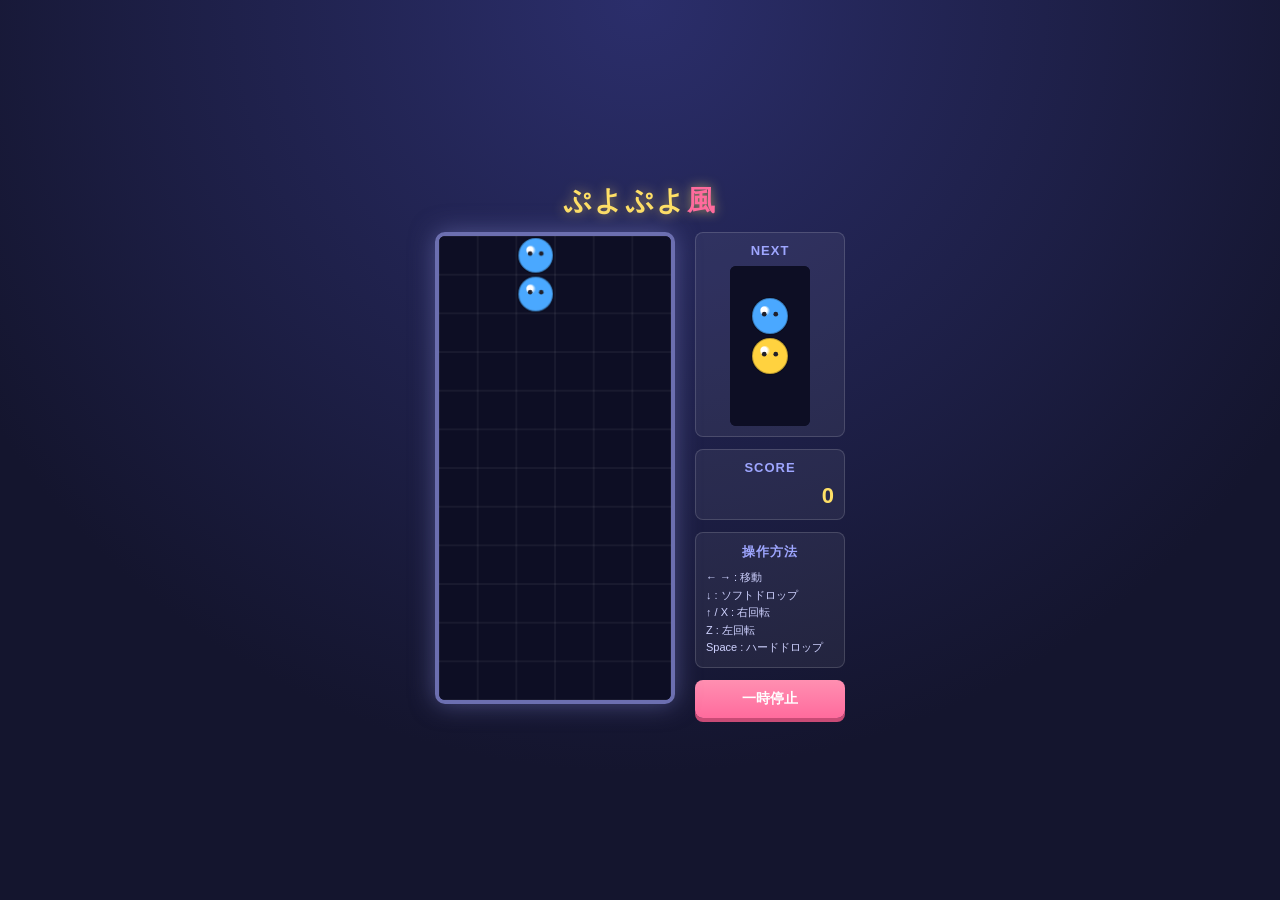
<file: docs/index.html>
<!DOCTYPE html>
<html lang="ja">
<head>
<meta charset="UTF-8" />
<meta name="viewport" content="width=device-width, initial-scale=1.0" />
<title>ぷよぷよ風パズルゲーム</title>
<style>
* {
  box-sizing: border-box;
}

html, body {
  margin: 0;
  min-height: 100vh;
  overscroll-behavior: none;
}

body {
  display: flex;
  align-items: center;
  justify-content: center;
  background: radial-gradient(circle at top, #2b2e6b 0%, #14152e 70%);
  font-family: "Segoe UI", "Hiragino Kaku Gothic ProN", "Yu Gothic", sans-serif;
  color: #fff;
  -webkit-tap-highlight-color: transparent;
  touch-action: manipulation;
}

.app {
  text-align: center;
  padding: 16px;
  width: 100%;
  max-width: 480px;
}

h1 {
  margin: 0 0 12px;
  font-size: 28px;
  letter-spacing: 2px;
  color: #ffe066;
  text-shadow: 0 0 12px rgba(255, 224, 102, 0.6);
}

h1 span {
  color: #ff6b9d;
}

.game-area {
  display: flex;
  gap: 20px;
  align-items: flex-start;
  justify-content: center;
}

.board-wrap {
  position: relative;
  border: 4px solid #6c6fb0;
  border-radius: 10px;
  background: #0d0e24;
  box-shadow: 0 0 24px rgba(108, 111, 176, 0.6), inset 0 0 12px rgba(0,0,0,0.6);
  flex: 0 0 auto;
  width: min(70vw, 240px);
}

#board {
  display: block;
  border-radius: 6px;
  width: 100%;
  height: auto;
}

.side-panel {
  display: flex;
  flex-direction: column;
  gap: 12px;
  width: 150px;
}

.panel-box {
  background: rgba(255, 255, 255, 0.06);
  border: 1px solid rgba(255, 255, 255, 0.15);
  border-radius: 8px;
  padding: 10px;
}

.panel-box h2 {
  margin: 0 0 8px;
  font-size: 13px;
  letter-spacing: 1px;
  color: #9ea6ff;
}

#next {
  display: block;
  margin: 0 auto;
  background: #0d0e24;
  border-radius: 6px;
}

#score {
  margin: 0;
  font-size: 22px;
  font-weight: bold;
  color: #ffe066;
  text-align: right;
}

.controls {
  margin: 0;
  padding-left: 0;
  list-style: none;
  font-size: 11px;
  line-height: 1.6;
  text-align: left;
  color: #cfd2ff;
}

.pause-btn, #restart-btn {
  cursor: pointer;
  border: none;
  border-radius: 8px;
  padding: 10px;
  font-size: 14px;
  font-weight: bold;
  background: linear-gradient(180deg, #ff8fb1, #ff6b9d);
  color: #fff;
  box-shadow: 0 4px 0 #c94b76;
  transition: transform 0.05s ease;
}

.pause-btn:active, #restart-btn:active {
  transform: translateY(3px);
  box-shadow: 0 1px 0 #c94b76;
}

.overlay {
  position: absolute;
  inset: 0;
  background: rgba(10, 10, 30, 0.82);
  display: flex;
  align-items: center;
  justify-content: center;
  border-radius: 6px;
}

.overlay.hidden {
  display: none;
}

.overlay-inner {
  text-align: center;
}

#overlay-title {
  font-size: 24px;
  color: #ff6b6b;
  text-shadow: 0 0 10px rgba(255,107,107,0.8);
  margin-bottom: 16px;
}

.chain-popup {
  position: absolute;
  top: 40%;
  left: 50%;
  transform: translate(-50%, -50%) scale(1);
  font-size: 26px;
  font-weight: bold;
  color: #fff34d;
  text-shadow: 0 0 10px rgba(255, 243, 77, 0.9), 0 0 4px #000;
  pointer-events: none;
  animation: popIn 0.6s ease forwards;
}

.chain-popup.hidden {
  display: none;
}

@keyframes popIn {
  0% { opacity: 0; transform: translate(-50%, -40%) scale(0.5); }
  30% { opacity: 1; transform: translate(-50%, -50%) scale(1.15); }
  70% { opacity: 1; transform: translate(-50%, -50%) scale(1); }
  100% { opacity: 0; transform: translate(-50%, -60%) scale(1); }
}

/* ---------- Touch controls ---------- */

.touch-controls {
  display: none;
  margin-top: 16px;
  user-select: none;
}

.touch-row {
  display: flex;
  justify-content: center;
  gap: 8px;
  margin-bottom: 8px;
}

.touch-btn {
  cursor: pointer;
  border: none;
  border-radius: 12px;
  width: 56px;
  height: 56px;
  font-size: 22px;
  font-weight: bold;
  background: linear-gradient(180deg, #6c6fb0, #4d4f8a);
  color: #fff;
  box-shadow: 0 4px 0 #33345e;
  touch-action: manipulation;
  flex-shrink: 0;
}

.touch-btn:active {
  transform: translateY(3px);
  box-shadow: 0 1px 0 #33345e;
}

.touch-btn.wide {
  width: auto;
  flex: 1;
  max-width: 320px;
  font-size: 15px;
  background: linear-gradient(180deg, #ff8fb1, #ff6b9d);
  box-shadow: 0 4px 0 #c94b76;
}

.touch-btn.wide:active {
  box-shadow: 0 1px 0 #c94b76;
}

/* Narrow / touch screens: stack layout, hide keyboard hint, show touch pad */
@media (max-width: 640px), (hover: none) and (pointer: coarse) {
  body {
    align-items: flex-start;
    overflow-y: auto;
  }

  .app {
    padding: 8px;
    padding-bottom: 12px;
  }

  h1 {
    font-size: 18px;
    margin-bottom: 6px;
  }

  .game-area {
    flex-direction: column;
    align-items: center;
    gap: 8px;
  }

  /* Show NEXT/SCORE/pause above the board so they're never hidden
     behind the fixed touch pad; the board is sized by JS to fill
     whatever vertical space remains above the pad. */
  .side-panel {
    order: 1;
    flex-direction: row;
    flex-wrap: wrap;
    width: 100%;
    justify-content: center;
    gap: 8px;
  }

  .board-wrap {
    order: 2;
    width: min(58vw, 230px);
  }

  .side-panel .panel-box {
    flex: 1 1 100px;
    padding: 6px 8px;
  }

  .panel-box h2 {
    font-size: 11px;
    margin-bottom: 4px;
  }

  #next {
    width: 50px;
    height: 100px;
  }

  #score {
    font-size: 18px;
  }

  .controls-box {
    display: none;
  }

  .pause-btn {
    flex: 1 1 100%;
  }

  .touch-controls {
    display: block;
    position: fixed;
    left: 0;
    right: 0;
    bottom: 0;
    margin-top: 0;
    padding: 10px 8px calc(10px + env(safe-area-inset-bottom));
    background: rgba(13, 14, 36, 0.92);
    backdrop-filter: blur(6px);
    box-shadow: 0 -4px 16px rgba(0, 0, 0, 0.4);
    z-index: 50;
  }

  .touch-btn {
    width: 48px;
    height: 48px;
    font-size: 18px;
  }
}

@media (max-width: 360px) {
  .touch-btn {
    width: 42px;
    height: 42px;
    font-size: 16px;
  }
}
</style>
</head>
<body>
  <div class="app">
    <h1>ぷよぷよ<span>風</span></h1>

    <div class="game-area">
      <div class="board-wrap">
        <canvas id="board" width="240" height="480"></canvas>
        <div id="overlay" class="overlay hidden">
          <div class="overlay-inner">
            <p id="overlay-title">GAME OVER</p>
            <button id="restart-btn">もう一度あそぶ</button>
          </div>
        </div>
        <div id="chain-popup" class="chain-popup hidden"></div>
      </div>

      <div class="side-panel">
        <div class="panel-box">
          <h2>NEXT</h2>
          <canvas id="next" width="80" height="160"></canvas>
        </div>
        <div class="panel-box">
          <h2>SCORE</h2>
          <p id="score">0</p>
        </div>
        <div class="panel-box controls-box">
          <h2>操作方法</h2>
          <ul class="controls">
            <li>← → : 移動</li>
            <li>↓ : ソフトドロップ</li>
            <li>↑ / X : 右回転</li>
            <li>Z : 左回転</li>
            <li>Space : ハードドロップ</li>
          </ul>
        </div>
        <button id="pause-btn" class="pause-btn">一時停止</button>
      </div>
    </div>

    <div class="touch-controls">
      <div class="touch-row">
        <button class="touch-btn" id="btn-rotate-left" aria-label="左回転">↺</button>
        <button class="touch-btn" id="btn-left" aria-label="左に移動">←</button>
        <button class="touch-btn" id="btn-down" aria-label="ソフトドロップ">↓</button>
        <button class="touch-btn" id="btn-right" aria-label="右に移動">→</button>
        <button class="touch-btn" id="btn-rotate-right" aria-label="右回転">↻</button>
      </div>
      <div class="touch-row">
        <button class="touch-btn wide" id="btn-drop">ハードドロップ</button>
      </div>
    </div>
  </div>

  <script>
  (() => {
    const COLS = 6;
    const ROWS = 12; // visible rows
    const HIDDEN_ROWS = 1; // buffer rows above visible field for spawning
    const TOTAL_ROWS = ROWS + HIDDEN_ROWS;
    const CELL = 40;

    const COLORS = ["#ff5b6a", "#4fd67a", "#4aa8ff", "#ffd23f"]; // red, green, blue, yellow

    const boardCanvas = document.getElementById("board");
    const ctx = boardCanvas.getContext("2d");
    const nextCanvas = document.getElementById("next");
    const nextCtx = nextCanvas.getContext("2d");
    const scoreEl = document.getElementById("score");
    const overlayEl = document.getElementById("overlay");
    const overlayTitleEl = document.getElementById("overlay-title");
    const restartBtn = document.getElementById("restart-btn");
    const pauseBtn = document.getElementById("pause-btn");
    const chainPopupEl = document.getElementById("chain-popup");

    // board[row][col] = color index or null. row 0 is hidden buffer row.
    let board = [];
    let score = 0;
    let current = null; // {axis:{r,c}, child:{r,c}, colorA, colorB, orientation}
    let nextPair = null;
    let dropTimer = 0;
    let dropInterval = 700;
    let softDrop = false;
    let gameOver = false;
    let paused = false;
    let resolving = false;
    let lastTime = 0;

    function makeEmptyBoard() {
      const b = [];
      for (let r = 0; r < TOTAL_ROWS; r++) {
        b.push(new Array(COLS).fill(null));
      }
      return b;
    }

    function randColor() {
      return Math.floor(Math.random() * COLORS.length);
    }

    function makePair() {
      return {
        colorA: randColor(), // axis
        colorB: randColor(), // child
      };
    }

    function spawnPair() {
      const p = nextPair || makePair();
      nextPair = makePair();
      drawNext();

      current = {
        axisR: HIDDEN_ROWS, // row index 1 (first visible row)
        axisC: 2,
        orientation: 0, // 0=child above, 1=child right, 2=child below, 3=child left
        colorA: p.colorA,
        colorB: p.colorB,
      };

      const childPos = getChildPos(current);
      if (
        isOccupied(current.axisR, current.axisC) ||
        isOccupied(childPos.r, childPos.c)
      ) {
        triggerGameOver();
      }
    }

    function getChildPos(pair) {
      const dirs = [
        { dr: -1, dc: 0 }, // up
        { dr: 0, dc: 1 },  // right
        { dr: 1, dc: 0 },  // down
        { dr: 0, dc: -1 }, // left
      ];
      const d = dirs[pair.orientation];
      return { r: pair.axisR + d.dr, c: pair.axisC + d.dc };
    }

    function inBounds(r, c) {
      return r >= 0 && r < TOTAL_ROWS && c >= 0 && c < COLS;
    }

    function isOccupied(r, c) {
      if (!inBounds(r, c)) return true;
      return board[r][c] !== null;
    }

    function canPlace(axisR, axisC, orientation) {
      const dirs = [
        { dr: -1, dc: 0 },
        { dr: 0, dc: 1 },
        { dr: 1, dc: 0 },
        { dr: 0, dc: -1 },
      ];
      const d = dirs[orientation];
      const cr = axisR + d.dr;
      const cc = axisC + d.dc;
      if (isOccupied(axisR, axisC)) return false;
      if (isOccupied(cr, cc)) return false;
      return true;
    }

    function tryMove(dc) {
      if (!current || resolving || gameOver || paused) return;
      const newC = current.axisC + dc;
      if (canPlace(current.axisR, newC, current.orientation)) {
        current.axisC = newC;
      }
    }

    function tryRotate(dir) {
      if (!current || resolving || gameOver || paused) return;
      const newOrientation = (current.orientation + dir + 4) % 4;

      // try direct rotation
      if (canPlace(current.axisR, current.axisC, newOrientation)) {
        current.orientation = newOrientation;
        return;
      }
      // wall kicks: try shifting axis left/right/up
      const kicks = [1, -1, -2, 2];
      for (const k of kicks) {
        if (canPlace(current.axisR, current.axisC + k, newOrientation)) {
          current.axisC += k;
          current.orientation = newOrientation;
          return;
        }
      }
      // try shifting up (for down-facing rotations near floor)
      if (canPlace(current.axisR - 1, current.axisC, newOrientation)) {
        current.axisR -= 1;
        current.orientation = newOrientation;
      }
    }

    function tryDrop(hard) {
      if (!current || resolving || gameOver || paused) return;
      if (hard) {
        while (canPlace(current.axisR + 1, current.axisC, current.orientation)) {
          current.axisR += 1;
          score += 2;
        }
        lockPair();
      } else {
        if (canPlace(current.axisR + 1, current.axisC, current.orientation)) {
          current.axisR += 1;
          dropTimer = 0;
        } else {
          lockPair();
        }
      }
    }

    function lockPair() {
      const childPos = getChildPos(current);
      board[current.axisR][current.axisC] = current.colorA;
      board[childPos.r][childPos.c] = current.colorB;
      current = null;
      resolving = true;
      resolveChains();
    }

    function applyGravity() {
      let moved = false;
      for (let c = 0; c < COLS; c++) {
        const stack = [];
        for (let r = TOTAL_ROWS - 1; r >= 0; r--) {
          if (board[r][c] !== null) stack.push(board[r][c]);
        }
        for (let r = TOTAL_ROWS - 1; r >= 0; r--) {
          const val = stack.length > 0 ? stack.shift() : null;
          if (board[r][c] !== val) moved = true;
          board[r][c] = val;
        }
      }
      return moved;
    }

    function findGroups() {
      const visited = Array.from({ length: TOTAL_ROWS }, () => new Array(COLS).fill(false));
      const groups = [];
      for (let r = HIDDEN_ROWS; r < TOTAL_ROWS; r++) {
        for (let c = 0; c < COLS; c++) {
          if (board[r][c] === null || visited[r][c]) continue;
          const color = board[r][c];
          const stack = [{ r, c }];
          const group = [];
          visited[r][c] = true;
          while (stack.length) {
            const cur = stack.pop();
            group.push(cur);
            const neighbors = [
              { r: cur.r - 1, c: cur.c },
              { r: cur.r + 1, c: cur.c },
              { r: cur.r, c: cur.c - 1 },
              { r: cur.r, c: cur.c + 1 },
            ];
            for (const n of neighbors) {
              if (
                n.r >= HIDDEN_ROWS &&
                n.r < TOTAL_ROWS &&
                n.c >= 0 &&
                n.c < COLS &&
                !visited[n.r][n.c] &&
                board[n.r][n.c] === color
              ) {
                visited[n.r][n.c] = true;
                stack.push(n);
              }
            }
          }
          if (group.length >= 4) groups.push({ color, cells: group });
        }
      }
      return groups;
    }

    const CHAIN_BONUS = [0, 8, 16, 32, 64, 96, 128, 160, 192, 224, 256, 288, 320, 352, 384, 416, 448, 480];
    const GROUP_BONUS = [0, 0, 0, 0, 0, 2, 3, 4, 5, 6, 7, 10, 10, 10, 10, 10, 10];
    const COLOR_BONUS = [0, 0, 3, 6, 12, 24];

    let chainCount = 0;

    function resolveChains() {
      chainCount = 0;
      step();
    }

    function step() {
      applyGravity();
      const groups = findGroups();
      if (groups.length === 0) {
        resolving = false;
        chainCount = 0;
        checkGameOverAndSpawn();
        return;
      }

      chainCount++;
      let totalCleared = 0;
      const colorsUsed = new Set();
      let groupBonusSum = 0;

      for (const g of groups) {
        totalCleared += g.cells.length;
        colorsUsed.add(g.color);
        const gbIndex = Math.min(g.cells.length, GROUP_BONUS.length - 1);
        groupBonusSum += GROUP_BONUS[gbIndex];
        for (const cell of g.cells) {
          board[cell.r][cell.c] = null;
        }
      }

      const chainBonus = CHAIN_BONUS[Math.min(chainCount - 1, CHAIN_BONUS.length - 1)];
      const colorBonus = COLOR_BONUS[Math.min(colorsUsed.size, COLOR_BONUS.length - 1)];
      let multiplier = chainBonus + colorBonus + groupBonusSum;
      if (multiplier <= 0) multiplier = 1;
      const gained = totalCleared * 10 * multiplier;
      score += gained;
      updateScore();

      if (chainCount > 1) {
        showChainPopup(chainCount);
      }

      // slight delay to let player see the pop before next gravity step
      setTimeout(() => {
        step();
      }, 260);
    }

    function showChainPopup(n) {
      chainPopupEl.textContent = `${n} れんさ!`;
      chainPopupEl.classList.remove("hidden");
      // restart animation
      chainPopupEl.style.animation = "none";
      void chainPopupEl.offsetWidth;
      chainPopupEl.style.animation = "";
      setTimeout(() => {
        chainPopupEl.classList.add("hidden");
      }, 600);
    }

    function checkGameOverAndSpawn() {
      // if any puyo occupies hidden rows, game over
      for (let c = 0; c < COLS; c++) {
        for (let r = 0; r < HIDDEN_ROWS; r++) {
          if (board[r][c] !== null) {
            triggerGameOver();
            return;
          }
        }
      }
      spawnPair();
    }

    function triggerGameOver() {
      gameOver = true;
      overlayTitleEl.textContent = "GAME OVER";
      overlayEl.classList.remove("hidden");
    }

    function updateScore() {
      scoreEl.textContent = score.toString();
    }

    function resetGame() {
      board = makeEmptyBoard();
      score = 0;
      updateScore();
      gameOver = false;
      resolving = false;
      paused = false;
      pauseBtn.textContent = "一時停止";
      dropInterval = 700;
      overlayEl.classList.add("hidden");
      nextPair = makePair();
      spawnPair();
    }

    // ---------- Drawing ----------

    function drawPuyo(context, x, y, size, colorIdx) {
      const r = size / 2 - 2;
      const cx = x + size / 2;
      const cy = y + size / 2;
      const grad = context.createRadialGradient(cx - r / 3, cy - r / 3, r / 6, cx, cy, r);
      grad.addColorStop(0, "#ffffff");
      grad.addColorStop(0.15, COLORS[colorIdx]);
      grad.addColorStop(1, COLORS[colorIdx]);
      context.beginPath();
      context.arc(cx, cy, r, 0, Math.PI * 2);
      context.fillStyle = grad;
      context.fill();
      context.lineWidth = 2;
      context.strokeStyle = "rgba(0,0,0,0.25)";
      context.stroke();

      // eyes
      context.fillStyle = "#20202a";
      context.beginPath();
      context.arc(cx - r * 0.32, cy - r * 0.1, r * 0.13, 0, Math.PI * 2);
      context.fill();
      context.beginPath();
      context.arc(cx + r * 0.32, cy - r * 0.1, r * 0.13, 0, Math.PI * 2);
      context.fill();
    }

    function drawBoard() {
      ctx.clearRect(0, 0, boardCanvas.width, boardCanvas.height);

      // grid background
      ctx.fillStyle = "#0d0e24";
      ctx.fillRect(0, 0, boardCanvas.width, boardCanvas.height);

      ctx.strokeStyle = "rgba(255,255,255,0.05)";
      for (let c = 0; c <= COLS; c++) {
        ctx.beginPath();
        ctx.moveTo(c * CELL, 0);
        ctx.lineTo(c * CELL, ROWS * CELL);
        ctx.stroke();
      }
      for (let r = 0; r <= ROWS; r++) {
        ctx.beginPath();
        ctx.moveTo(0, r * CELL);
        ctx.lineTo(COLS * CELL, r * CELL);
        ctx.stroke();
      }

      // settled puyos
      for (let r = HIDDEN_ROWS; r < TOTAL_ROWS; r++) {
        for (let c = 0; c < COLS; c++) {
          const val = board[r][c];
          if (val !== null) {
            drawPuyo(ctx, c * CELL, (r - HIDDEN_ROWS) * CELL, CELL, val);
          }
        }
      }

      // current falling pair
      if (current) {
        const childPos = getChildPos(current);
        drawPuyo(ctx, current.axisC * CELL, (current.axisR - HIDDEN_ROWS) * CELL, CELL, current.colorA);
        if (childPos.r >= HIDDEN_ROWS) {
          drawPuyo(ctx, childPos.c * CELL, (childPos.r - HIDDEN_ROWS) * CELL, CELL, current.colorB);
        }
      }

      if (paused && !gameOver) {
        ctx.fillStyle = "rgba(0,0,0,0.55)";
        ctx.fillRect(0, 0, boardCanvas.width, boardCanvas.height);
        ctx.fillStyle = "#ffe066";
        ctx.font = "bold 22px sans-serif";
        ctx.textAlign = "center";
        ctx.fillText("PAUSE", boardCanvas.width / 2, boardCanvas.height / 2);
      }
    }

    function drawNext() {
      nextCtx.clearRect(0, 0, nextCanvas.width, nextCanvas.height);
      nextCtx.fillStyle = "#0d0e24";
      nextCtx.fillRect(0, 0, nextCanvas.width, nextCanvas.height);
      if (!nextPair) return;
      const size = 40;
      const x = (nextCanvas.width - size) / 2;
      drawPuyo(nextCtx, x, 70, size, nextPair.colorB);
      drawPuyo(nextCtx, x, 30, size, nextPair.colorA);
    }

    // ---------- Game loop ----------

    function loop(timestamp) {
      if (!lastTime) lastTime = timestamp;
      const dt = timestamp - lastTime;
      lastTime = timestamp;

      if (!gameOver && !paused && !resolving && current) {
        dropTimer += dt;
        const interval = softDrop ? Math.min(dropInterval, 50) : dropInterval;
        if (dropTimer >= interval) {
          dropTimer = 0;
          tryDrop(false);
        }
      }

      drawBoard();
      requestAnimationFrame(loop);
    }

    // ---------- Input ----------

    document.addEventListener("keydown", (e) => {
      if (gameOver) return;
      switch (e.key) {
        case "ArrowLeft":
          tryMove(-1);
          e.preventDefault();
          break;
        case "ArrowRight":
          tryMove(1);
          e.preventDefault();
          break;
        case "ArrowDown":
          softDrop = true;
          e.preventDefault();
          break;
        case "ArrowUp":
        case "x":
        case "X":
          if (!e.repeat) tryRotate(1);
          e.preventDefault();
          break;
        case "z":
        case "Z":
          if (!e.repeat) tryRotate(-1);
          e.preventDefault();
          break;
        case " ":
          if (!e.repeat) tryDrop(true);
          e.preventDefault();
          break;
        case "p":
        case "P":
          if (!e.repeat) togglePause();
          break;
      }
    });

    document.addEventListener("keyup", (e) => {
      if (e.key === "ArrowDown") softDrop = false;
    });

    function togglePause() {
      if (gameOver) return;
      paused = !paused;
      pauseBtn.textContent = paused ? "再開する" : "一時停止";
    }

    pauseBtn.addEventListener("click", togglePause);
    restartBtn.addEventListener("click", resetGame);

    // ---------- Touch controls ----------

    function bindHoldButton(id, onFire, { repeat = true, initialDelay = 220, repeatDelay = 90 } = {}) {
      const el = document.getElementById(id);
      if (!el) return;
      let holdTimer = null;
      let repeatTimer = null;

      function stop() {
        clearTimeout(holdTimer);
        clearInterval(repeatTimer);
        holdTimer = null;
        repeatTimer = null;
      }

      el.addEventListener("pointerdown", (e) => {
        e.preventDefault();
        onFire();
        if (repeat) {
          holdTimer = setTimeout(() => {
            repeatTimer = setInterval(onFire, repeatDelay);
          }, initialDelay);
        }
      });

      ["pointerup", "pointerleave", "pointercancel"].forEach((evt) =>
        el.addEventListener(evt, stop)
      );
    }

    bindHoldButton("btn-left", () => tryMove(-1));
    bindHoldButton("btn-right", () => tryMove(1));
    bindHoldButton("btn-rotate-left", () => tryRotate(-1), { repeat: false });
    bindHoldButton("btn-rotate-right", () => tryRotate(1), { repeat: false });
    bindHoldButton("btn-drop", () => tryDrop(true), { repeat: false });

    const btnDown = document.getElementById("btn-down");
    if (btnDown) {
      btnDown.addEventListener("pointerdown", (e) => {
        e.preventDefault();
        softDrop = true;
      });
      ["pointerup", "pointerleave", "pointercancel"].forEach((evt) =>
        btnDown.addEventListener(evt, () => {
          softDrop = false;
        })
      );
    }

    // speed up over time
    setInterval(() => {
      if (!gameOver && dropInterval > 200) {
        dropInterval -= 15;
      }
    }, 10000);

    // ---------- Responsive board sizing ----------
    // On narrow/touch screens the touch pad is pinned to the bottom of the
    // viewport; size the board to fill whatever vertical space is left above
    // it so nothing ever overlaps, on any screen height.
    const boardWrapEl = document.querySelector(".board-wrap");
    const touchControlsEl = document.querySelector(".touch-controls");
    const mobileQuery = window.matchMedia(
      "(max-width: 640px), (hover: none) and (pointer: coarse)"
    );

    function fitBoardToScreen() {
      if (!mobileQuery.matches) {
        boardWrapEl.style.width = "";
        return;
      }
      const top = boardWrapEl.getBoundingClientRect().top;
      const controlsTop = touchControlsEl.getBoundingClientRect().top;
      const available = controlsTop - top - 10;
      const byHeight = available / 2;
      const byWidth = window.innerWidth * 0.85;
      const width = Math.max(120, Math.min(byHeight, byWidth, 260));
      boardWrapEl.style.width = `${width}px`;
    }

    window.addEventListener("resize", fitBoardToScreen);
    window.addEventListener("orientationchange", fitBoardToScreen);

    resetGame();
    fitBoardToScreen();
    requestAnimationFrame(loop);
  })();
  </script>
</body>
</html>
</file>
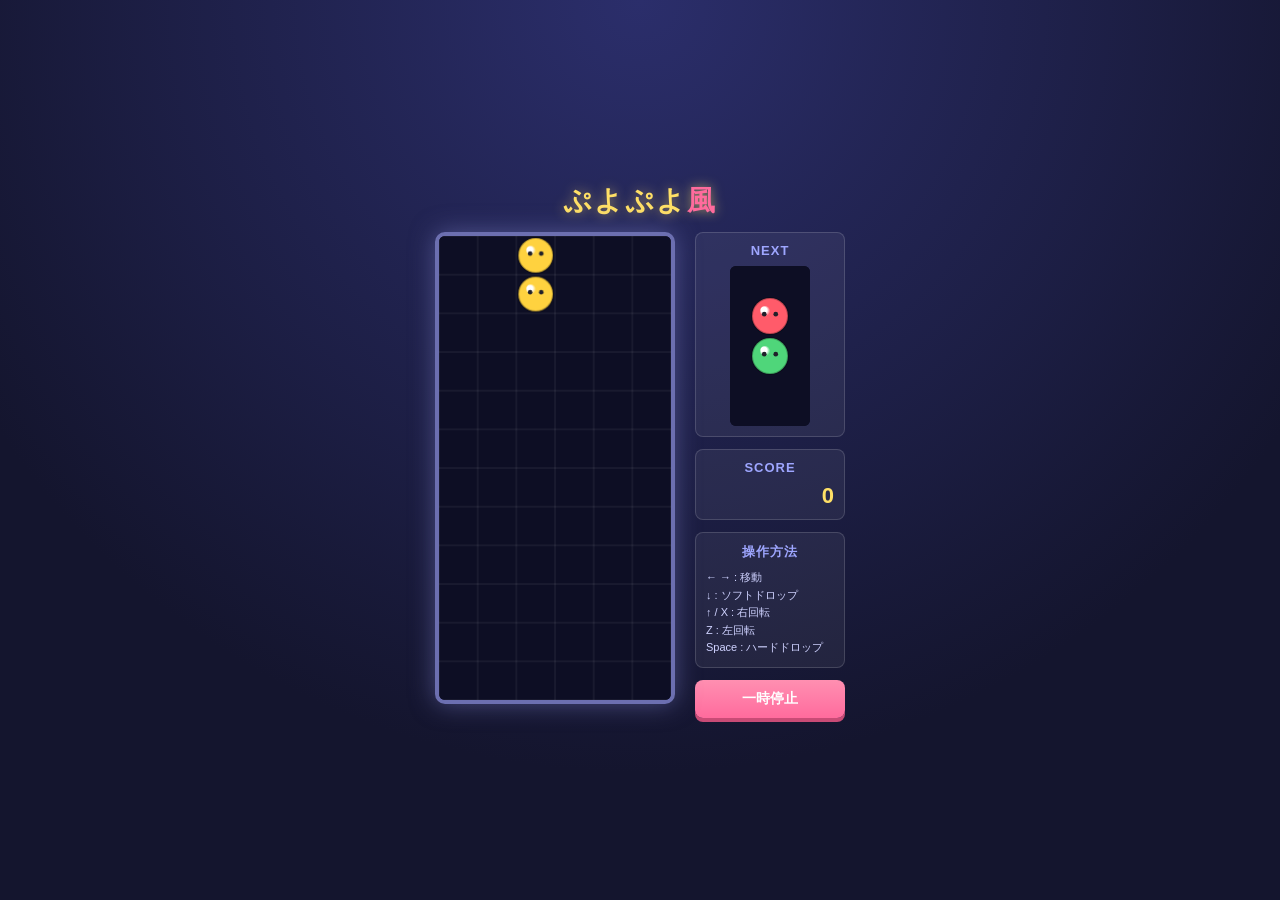
<file: puyo-puyo/index.html>
<!DOCTYPE html>
<html lang="ja">
<head>
<meta charset="UTF-8" />
<meta name="viewport" content="width=device-width, initial-scale=1.0" />
<title>ぷよぷよ風パズルゲーム</title>
<link rel="stylesheet" href="style.css" />
</head>
<body>
  <div class="app">
    <h1>ぷよぷよ<span>風</span></h1>

    <div class="game-area">
      <div class="board-wrap">
        <canvas id="board" width="240" height="480"></canvas>
        <div id="overlay" class="overlay hidden">
          <div class="overlay-inner">
            <p id="overlay-title">GAME OVER</p>
            <button id="restart-btn">もう一度あそぶ</button>
          </div>
        </div>
        <div id="chain-popup" class="chain-popup hidden"></div>
      </div>

      <div class="side-panel">
        <div class="panel-box">
          <h2>NEXT</h2>
          <canvas id="next" width="80" height="160"></canvas>
        </div>
        <div class="panel-box">
          <h2>SCORE</h2>
          <p id="score">0</p>
        </div>
        <div class="panel-box controls-box">
          <h2>操作方法</h2>
          <ul class="controls">
            <li>← → : 移動</li>
            <li>↓ : ソフトドロップ</li>
            <li>↑ / X : 右回転</li>
            <li>Z : 左回転</li>
            <li>Space : ハードドロップ</li>
          </ul>
        </div>
        <button id="pause-btn" class="pause-btn">一時停止</button>
      </div>
    </div>

    <div class="touch-controls">
      <div class="touch-row">
        <button class="touch-btn" id="btn-rotate-left" aria-label="左回転">↺</button>
        <button class="touch-btn" id="btn-left" aria-label="左に移動">←</button>
        <button class="touch-btn" id="btn-down" aria-label="ソフトドロップ">↓</button>
        <button class="touch-btn" id="btn-right" aria-label="右に移動">→</button>
        <button class="touch-btn" id="btn-rotate-right" aria-label="右回転">↻</button>
      </div>
      <div class="touch-row">
        <button class="touch-btn wide" id="btn-drop">ハードドロップ</button>
      </div>
    </div>
  </div>

  <script src="script.js"></script>
</body>
</html>
</file>
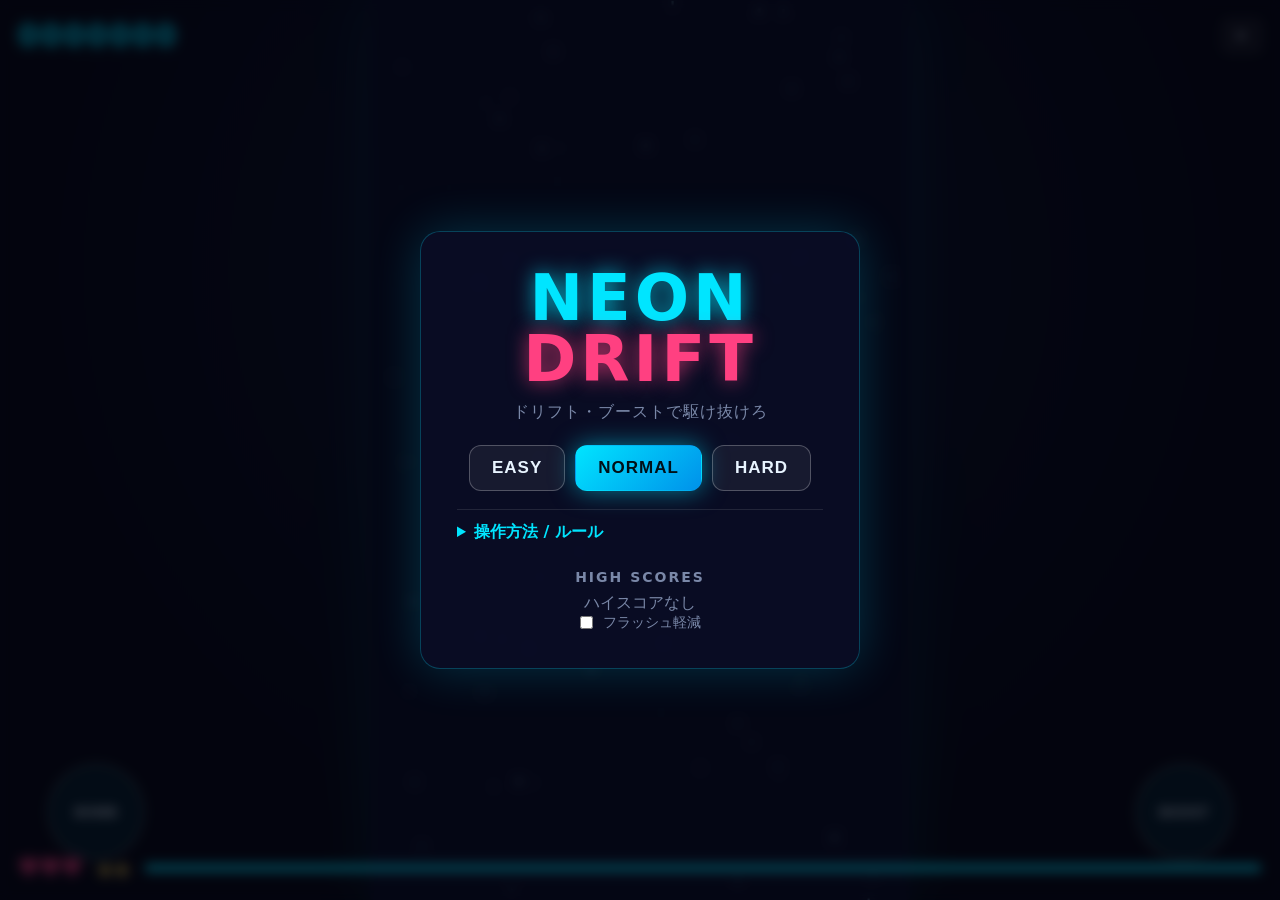
<file: shooting-game/index.html>
<!DOCTYPE html>
<html lang="ja">
<head>
  <meta charset="UTF-8" />
  <meta name="viewport" content="width=device-width, initial-scale=1.0, viewport-fit=cover, user-scalable=no" />
  <meta name="theme-color" content="#0a0e27" />
  <title>NEON DRIFT — ネオンドリフト</title>
  <link rel="stylesheet" href="style.css" />
</head>
<body>
  <!-- ゲーム全体のコンテナ。Canvasを中央にスケール配置 -->
  <div id="game-root">
    <!-- 描画本体（論理解像度480x800 → CSSでスケール） -->
    <canvas id="game-canvas"></canvas>

    <!-- HUD：スコア・残機・ゲージ（DOMをCanvasに重ねる） -->
    <div id="hud">
      <div class="hud-top">
        <div id="score">0000000</div>
        <div id="chain"></div>
        <button id="btn-pause" aria-label="ポーズ">II</button>
      </div>
      <div class="hud-bottom">
        <div id="lives">♥♥♥</div>
        <div id="bombs">◈◈</div>
        <div id="boost-bar"><div id="boost-fill"></div></div>
      </div>
    </div>

    <!-- ステージ名 / ボス警告バナー -->
    <div id="banner"></div>

    <!-- モバイル用仮想ボタン（coarse pointerで表示） -->
    <div id="touch-controls" hidden>
      <button id="btn-bomb" aria-label="ボム">BOMB</button>
      <button id="btn-boost" aria-label="ブースト">BOOST</button>
    </div>

    <!-- タイトル / ポーズ / リザルトなどのメニュー -->
    <div id="overlay"></div>

    <!-- デバッグHUD（?debug=1で表示） -->
    <div id="debug-hud" hidden><span id="fps">FPS --</span></div>
  </div>

  <noscript>このゲームを遊ぶには JavaScript を有効にしてください。</noscript>

  <!-- クラシックスクリプト構成：file:// でもCORS制限なく即起動。読込順が依存順 -->
  <script src="js/config.js"></script>
  <script src="js/audio.js"></script>
  <script src="js/input.js"></script>
  <script src="js/game.js"></script>
  <script src="js/main.js"></script>
</body>
</html>
</file>
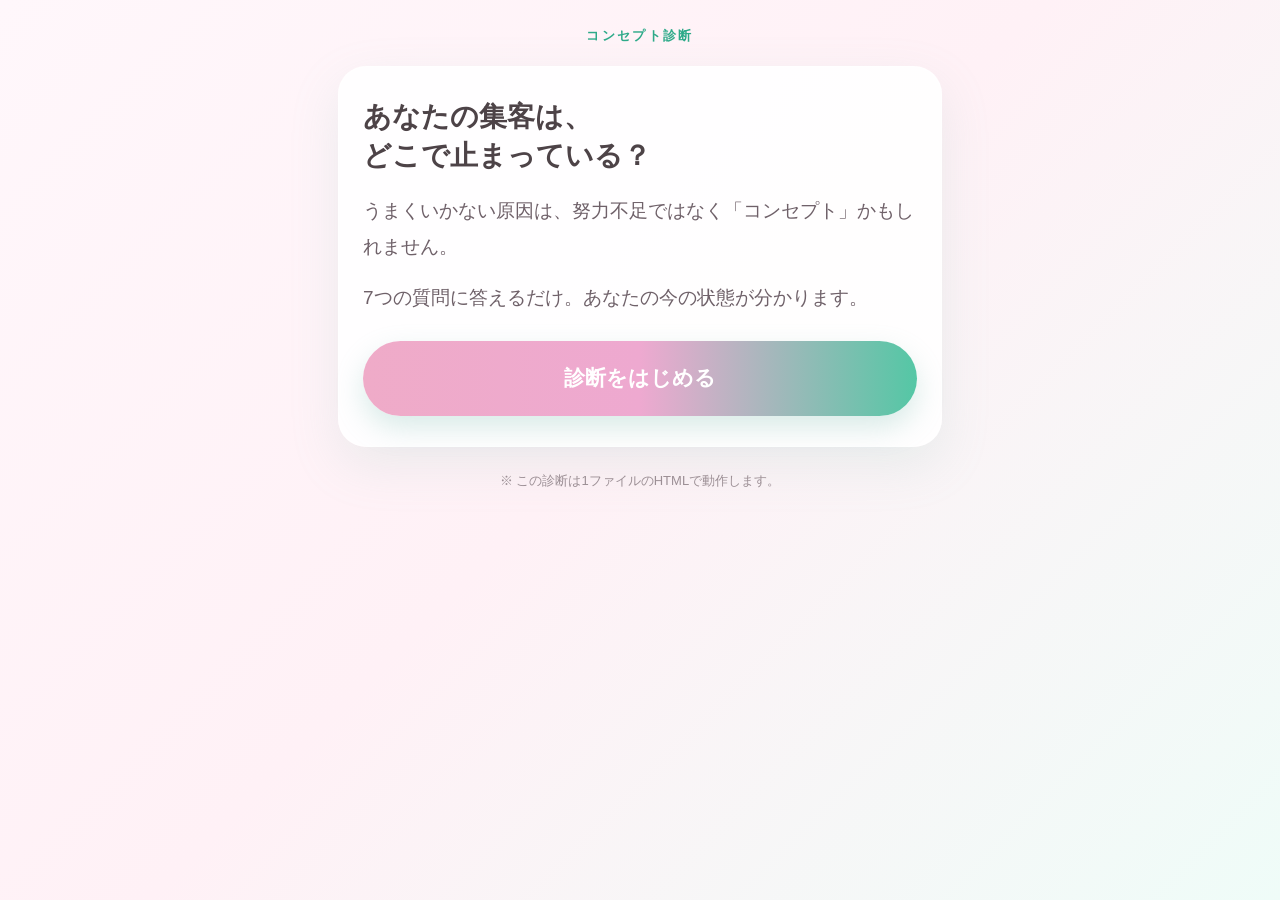
<file: ユニコスクール/index.html>
<!DOCTYPE html>
<html lang="ja">
<head>
  <meta charset="UTF-8" />
  <meta name="viewport" content="width=device-width, initial-scale=1.0" />
  <title>コンセプト診断｜あなたの集客は、どこで止まっている？</title>
  <style>
    :root {
      --bg-1: #fff7fb;
      --bg-2: #fff1f6;
      --bg-3: #effcf8;
      --text-main: #4d4347;
      --text-sub: #6f6169;
      --rose-300: #efabc8;
      --pink-300: #eea9d0;
      --emerald-100: #d8f3ea;
      --emerald-200: #b7ead9;
      --emerald-400: #54c7a5;
      --emerald-500: #2eaa89;
      --shadow-soft: 0 18px 50px rgba(128, 191, 179, 0.16);
      --shadow-card: 0 12px 32px rgba(128, 191, 179, 0.12);
    }

    * { box-sizing: border-box; }

    html { -webkit-text-size-adjust: 100%; }

    body {
      margin: 0;
      font-family: "Hiragino Sans", "Hiragino Kaku Gothic ProN", "Yu Gothic", "Meiryo", sans-serif;
      color: var(--text-main);
      background: linear-gradient(135deg, var(--bg-1) 0%, var(--bg-2) 48%, var(--bg-3) 100%);
      min-height: 100vh;
      line-height: 1.85;
      -webkit-font-smoothing: antialiased;
    }

    .page {
      width: min(100%, 640px);
      margin: 0 auto;
      padding: 24px 18px 56px;
    }

    .brand {
      text-align: center;
      margin-bottom: 18px;
    }

    .brand-label {
      margin: 0;
      font-size: 13px;
      letter-spacing: 0.18em;
      font-weight: 700;
      color: var(--emerald-500);
    }

    /* progress */
    .progress {
      margin: 6px 0 20px;
    }

    .progress-text {
      margin: 0 0 8px;
      text-align: center;
      font-size: 16px;
      font-weight: 700;
      color: var(--text-sub);
    }

    .progress-track {
      height: 10px;
      border-radius: 999px;
      background: rgba(255, 255, 255, 0.8);
      overflow: hidden;
      box-shadow: inset 0 1px 3px rgba(128, 191, 179, 0.15);
    }

    .progress-bar {
      height: 100%;
      width: 0;
      border-radius: 999px;
      background: linear-gradient(90deg, var(--rose-300), var(--pink-300), var(--emerald-400));
      transition: width 0.35s ease;
    }

    .card {
      background: rgba(255, 255, 255, 0.9);
      border: 1px solid rgba(255, 255, 255, 0.7);
      border-radius: 28px;
      box-shadow: var(--shadow-soft);
      padding: 30px 24px;
    }

    /* intro */
    .intro h1 {
      margin: 0 0 18px;
      font-size: 28px;
      line-height: 1.4;
      color: var(--text-main);
    }

    .intro p {
      margin: 0 0 16px;
      font-size: 19px;
      color: var(--text-sub);
    }

    .intro p:last-of-type { margin-bottom: 26px; }

    /* question */
    .q-number {
      margin: 0 0 12px;
      font-size: 17px;
      font-weight: 700;
      letter-spacing: 0.08em;
      color: var(--emerald-500);
    }

    .q-title {
      margin: 0 0 24px;
      font-size: 24px;
      line-height: 1.55;
      font-weight: 700;
      color: var(--text-main);
    }

    .choices {
      display: grid;
      gap: 16px;
    }

    .choice {
      width: 100%;
      text-align: left;
      font: inherit;
      cursor: pointer;
      border: 1px solid var(--emerald-100);
      background: #ffffff;
      color: var(--text-main);
      border-radius: 22px;
      padding: 20px 22px;
      box-shadow: var(--shadow-card);
      font-size: 20px;
      line-height: 1.6;
      transition: transform 0.15s ease, border-color 0.15s ease, box-shadow 0.15s ease;
    }

    .choice:active {
      transform: scale(0.99);
    }

    .choice:hover {
      border-color: var(--emerald-200);
      transform: translateY(-2px);
      box-shadow: 0 16px 38px rgba(128, 191, 179, 0.18);
    }

    /* big primary button */
    .btn-primary {
      display: inline-flex;
      align-items: center;
      justify-content: center;
      width: 100%;
      border: none;
      cursor: pointer;
      font: inherit;
      font-size: 21px;
      font-weight: 700;
      color: #fff;
      border-radius: 999px;
      padding: 18px 24px;
      background: linear-gradient(90deg, var(--rose-300), var(--pink-300), var(--emerald-400));
      box-shadow: 0 12px 28px rgba(128, 191, 179, 0.3);
      transition: transform 0.15s ease, opacity 0.15s ease;
    }

    .btn-primary:hover { transform: translateY(-2px); opacity: 0.97; }
    .btn-primary:active { transform: scale(0.99); }

    .btn-back {
      display: block;
      margin: 18px auto 0;
      background: none;
      border: none;
      cursor: pointer;
      font: inherit;
      font-size: 16px;
      color: var(--text-sub);
      text-decoration: underline;
      padding: 8px;
    }

    /* result */
    .result-head {
      text-align: center;
      margin-bottom: 4px;
    }

    .result-eyebrow {
      margin: 0 0 10px;
      font-size: 15px;
      font-weight: 700;
      letter-spacing: 0.14em;
      color: var(--emerald-500);
    }

    .result-score {
      margin: 0 0 14px;
      font-size: 17px;
      color: var(--text-sub);
    }

    .result-score strong {
      font-size: 22px;
      color: var(--text-main);
    }

    .result-type {
      margin: 0 0 22px;
      font-size: 27px;
      line-height: 1.4;
      font-weight: 700;
      color: var(--text-main);
    }

    .result-message p {
      margin: 0 0 18px;
      font-size: 19px;
      line-height: 1.95;
      color: var(--text-sub);
    }

    .result-message p:last-child { margin-bottom: 0; }

    .btn-restart {
      display: block;
      margin: 22px auto 0;
      background: #fff;
      border: 1px solid var(--emerald-100);
      cursor: pointer;
      font: inherit;
      font-size: 17px;
      font-weight: 700;
      color: var(--text-sub);
      border-radius: 999px;
      padding: 14px 28px;
      box-shadow: var(--shadow-card);
    }

    .footer-note {
      margin-top: 22px;
      text-align: center;
      font-size: 13px;
      color: #9c8f95;
    }

    @media (max-width: 400px) {
      .page { padding: 20px 14px 44px; }
      .card { padding: 26px 18px; }
      .intro h1 { font-size: 25px; }
      .q-title { font-size: 22px; }
      .choice { font-size: 18px; padding: 18px; }
    }
  </style>
</head>
<body>
  <div class="page">
    <div class="brand">
      <p class="brand-label">コンセプト診断</p>
    </div>

    <div id="progress" class="progress" hidden>
      <p id="progressText" class="progress-text"></p>
      <div class="progress-track">
        <div id="progressBar" class="progress-bar"></div>
      </div>
    </div>

    <main id="app" class="card"></main>

    <p class="footer-note">※ この診断は1ファイルのHTMLで動作します。</p>
  </div>

  <script>
    const questions = [
      {
        title: "あなたのお仕事は「誰のための」ものですか？",
        choices: [
          "具体的な一人の人物像がすぐ浮かぶ（年齢・状況・悩みまで）",
          "「40代女性」くらいのざっくりした層なら言える",
          "「必要としてくれる人みんな」に届けたい"
        ]
      },
      {
        title: "そのお客様の悩みを、お客様自身が使う言葉で言えますか？",
        choices: [
          "言える。実際にお客様から聞いた言葉がある",
          "たぶんこうだろう、という想像なら言える",
          "考えたことがなかった"
        ]
      },
      {
        title: "「何をしている人ですか？」と聞かれたら、一言で答えられますか？",
        choices: [
          "いつも同じ一言で答えられる",
          "毎回説明が長くなる／相手によって言うことが変わる",
          "聞かれるたびに言葉に詰まる"
        ]
      },
      {
        title: "同じお仕事をしている人と、あなたの違いは何ですか？",
        choices: [
          "明確に言える。選ばれている理由も分かっている",
          "違いはあると思うが、言葉にできない",
          "正直、違いが分からない／考えると不安になる"
        ]
      },
      {
        title: "SNSやブログの投稿を書くとき、迷わず書けていますか？",
        choices: [
          "書くことの軸が決まっているので迷わない",
          "毎回「何を書こう」から始まり、時間がかかる",
          "何を書けばいいか分からず、手が止まる・続かない"
        ]
      },
      {
        title: "あなたの発信に「私のことだ」という反応（共感コメント・DM・申込）は来ていますか？",
        choices: [
          "狙った相手から反応が来ている",
          "いいねは付くが、申込にはつながらない",
          "反応がほとんどない"
        ]
      },
      {
        title: "今の価格に、自信を持っていますか？",
        choices: [
          "価値に見合った価格で、堂々と提示できている",
          "本当はもっと上げたいが、上げると売れない気がする",
          "安くしないと売れない／価格を言うのが怖い"
        ]
      }
    ];

    // A=2点, B=1点, C=0点
    const SCORE_BY_CHOICE = [2, 1, 0];

    const results = {
      type1: {
        eyebrow: "診断結果",
        type: "タイプ①「あと一歩」型",
        message: [
          "素晴らしいです。コンセプトの土台はかなりできています。",
          "ただ、1つでもBやCが付いた項目、ありませんでしたか？",
          "実は、その「1箇所の曖昧さ」が集客の穴になります。コンセプトは7項目がすべてつながって初めて機能するので、9割できている人ほど、残り1割が原因で「頑張っているのに、あと少し届かない」状態が続きます。",
          "もったいないのは、ここまでできている方が独学で足踏みすることです。仕上げの1割こそ、自分では見えない部分。一度、専門家の目で客観的にチェックしてもらうことをおすすめします。"
        ]
      },
      type2: {
        eyebrow: "診断結果",
        type: "タイプ②「なんとなく」型",
        message: [
          "危険信号です。実は、このタイプが一番多く、そして一番長く足踏みします。",
          "「なんとなく決まっている気がする」状態は、決まっていないのと同じです。なんとなくの発信は、なんとなくしか届きません。頑張って投稿しても反応が薄い、学んだノウハウが成果につながらない——その原因は、努力不足でもノウハウ不足でもなく、コンセプトの言語化不足です。",
          "そしてここが重要なのですが、この「なんとなく」は独学では言語化できません。自分の強みは自分にとって当たり前すぎて、自分では見えないからです。何ヶ月も一人で考え続ける前に、今すぐ専門家に壁打ち相手になってもらいましょう。それが一番の近道です。"
        ]
      },
      type3: {
        eyebrow: "診断結果",
        type: "タイプ③「土台から」型",
        message: [
          "正直にお伝えします。今のまま発信やノウハウ収集を続けても、成果にはつながりません。",
          "でも、安心してください。あなたに足りないのは才能でも努力でもなく、「コンセプト」という土台だけです。土台のない家にどれだけ立派な柱を立てても崩れるように、コンセプトのないままSNSを頑張っても積み上がりません。逆に言えば、土台さえ作れば、同じ努力量で結果は変わります。",
          "ただし、コンセプトの言語化を独学でやろうとしないでください。テンプレートに当てはめても「しっくりこない」まま終わり、時間だけが過ぎます。まずは一度、専門家に相談するところから始めましょう。ゼロからで大丈夫です。"
        ]
      }
    };

    const app = document.getElementById("app");
    const progress = document.getElementById("progress");
    const progressText = document.getElementById("progressText");
    const progressBar = document.getElementById("progressBar");

    let step = -1; // -1: intro, 0..6: questions, 7: result
    const answers = new Array(questions.length).fill(null);

    function escapeHtml(text) {
      return String(text)
        .replace(/&/g, "&amp;")
        .replace(/</g, "&lt;")
        .replace(/>/g, "&gt;")
        .replace(/"/g, "&quot;")
        .replace(/'/g, "&#039;");
    }

    function updateProgress() {
      if (step < 0 || step >= questions.length) {
        progress.hidden = true;
        return;
      }
      progress.hidden = false;
      progressText.textContent = "Q" + (step + 1) + " / " + questions.length;
      progressBar.style.width = ((step) / questions.length * 100) + "%";
    }

    function renderIntro() {
      app.innerHTML =
        '<div class="intro">' +
          '<h1>あなたの集客は、<br>どこで止まっている？</h1>' +
          '<p>うまくいかない原因は、努力不足ではなく「コンセプト」かもしれません。</p>' +
          '<p>7つの質問に答えるだけ。あなたの今の状態が分かります。</p>' +
          '<button class="btn-primary" id="startBtn" type="button">診断をはじめる</button>' +
        '</div>';
      document.getElementById("startBtn").addEventListener("click", function () {
        step = 0;
        render();
      });
    }

    function renderQuestion() {
      const q = questions[step];
      let html =
        '<p class="q-number">Q' + (step + 1) + '</p>' +
        '<h2 class="q-title">' + escapeHtml(q.title) + '</h2>' +
        '<div class="choices">';
      q.choices.forEach(function (choice, i) {
        html += '<button class="choice" type="button" data-index="' + i + '">' +
          escapeHtml(choice) + '</button>';
      });
      html += '</div>';
      if (step > 0) {
        html += '<button class="btn-back" id="backBtn" type="button">← 前の質問にもどる</button>';
      }
      app.innerHTML = html;

      app.querySelectorAll(".choice").forEach(function (btn) {
        btn.addEventListener("click", function () {
          answers[step] = SCORE_BY_CHOICE[parseInt(btn.getAttribute("data-index"), 10)];
          step += 1;
          render();
        });
      });

      const backBtn = document.getElementById("backBtn");
      if (backBtn) {
        backBtn.addEventListener("click", function () {
          step -= 1;
          render();
        });
      }
    }

    function getResult(total) {
      if (total >= 11) return results.type1; // 11〜14
      if (total >= 6) return results.type2;  // 6〜10
      return results.type3;                  // 0〜5
    }

    function renderResult() {
      const total = answers.reduce(function (sum, v) { return sum + (v || 0); }, 0);
      const r = getResult(total);

      let html =
        '<div class="result-head">' +
          '<p class="result-eyebrow">' + escapeHtml(r.eyebrow) + '</p>' +
          '<p class="result-score">あなたのスコア：<strong>' + total + '</strong> / 14点</p>' +
          '<h1 class="result-type">' + escapeHtml(r.type) + '</h1>' +
        '</div>' +
        '<div class="result-message">' +
          r.message.map(function (p) { return '<p>' + escapeHtml(p) + '</p>'; }).join('') +
        '</div>' +
        '<button class="btn-restart" id="restartBtn" type="button">もう一度診断する</button>';

      app.innerHTML = html;
      document.getElementById("restartBtn").addEventListener("click", function () {
        step = -1;
        answers.fill(null);
        render();
        window.scrollTo({ top: 0, behavior: "smooth" });
      });
    }

    function render() {
      updateProgress();
      if (step < 0) {
        renderIntro();
      } else if (step < questions.length) {
        renderQuestion();
      } else {
        renderResult();
      }
      window.scrollTo({ top: 0, behavior: "smooth" });
    }

    render();
  </script>
</body>
</html>
</file>
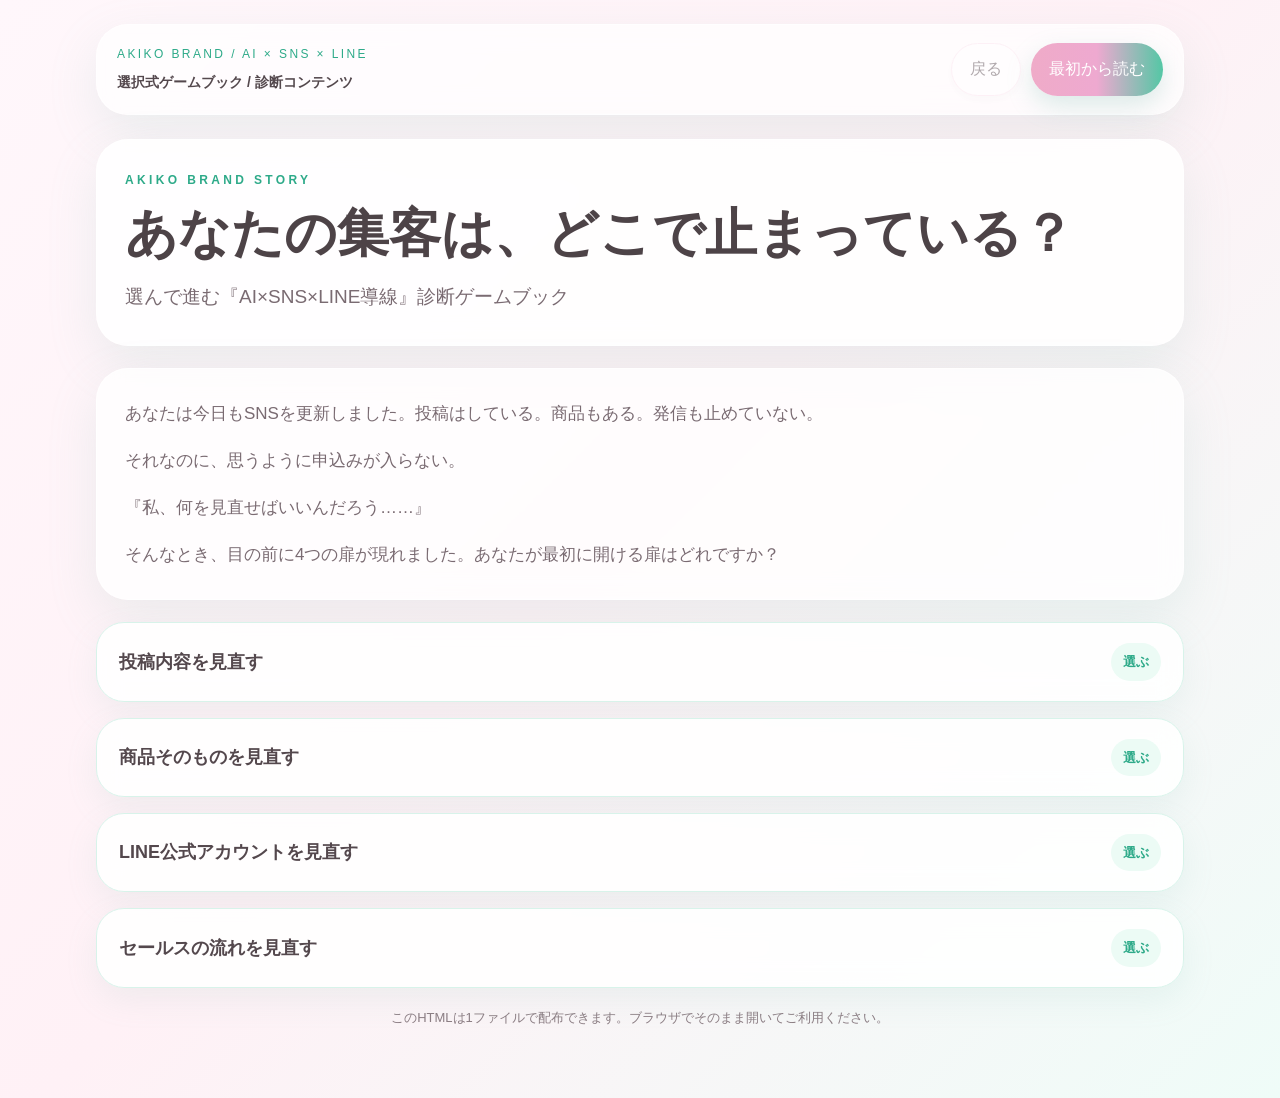
<file: ユニコスクール/index.html.html>
<!DOCTYPE html>
<html lang="ja">
<head>
  <meta charset="UTF-8" />
  <meta name="viewport" content="width=device-width, initial-scale=1.0" />
  <title>あなたの集客は、どこで止まっている？ | 診断ゲームブック</title>
  <style>
    :root {
      --bg-1: #fff7fb;
      --bg-2: #fff1f6;
      --bg-3: #effcf8;
      --white: rgba(255, 255, 255, 0.88);
      --white-strong: rgba(255, 255, 255, 0.94);
      --text-main: #54484d;
      --text-sub: #7a6b72;
      --rose-100: #fbe4ee;
      --rose-200: #f8cfe0;
      --rose-300: #efabc8;
      --pink-300: #eea9d0;
      --emerald-100: #d8f3ea;
      --emerald-200: #b7ead9;
      --emerald-400: #54c7a5;
      --emerald-500: #2eaa89;
      --shadow-soft: 0 18px 50px rgba(128, 191, 179, 0.16);
      --shadow-card: 0 12px 32px rgba(128, 191, 179, 0.12);
      --radius-xl: 32px;
      --radius-lg: 24px;
      --radius-md: 18px;
    }

    * {
      box-sizing: border-box;
    }

    body {
      margin: 0;
      font-family: "Hiragino Sans", "Hiragino Kaku Gothic ProN", "Yu Gothic", "Meiryo", sans-serif;
      color: var(--text-main);
      background: linear-gradient(135deg, var(--bg-1) 0%, var(--bg-2) 48%, var(--bg-3) 100%);
      min-height: 100vh;
      line-height: 1.8;
    }

    .page {
      width: min(100%, 1120px);
      margin: 0 auto;
      padding: 24px 16px 56px;
    }

    .topbar,
    .hero,
    .card,
    .result-shell,
    .cta-wrap,
    .stat-card,
    .choice-button,
    .line-cta {
      backdrop-filter: blur(12px);
      -webkit-backdrop-filter: blur(12px);
    }

    .topbar {
      display: flex;
      align-items: center;
      justify-content: space-between;
      gap: 16px;
      padding: 18px 20px;
      border-radius: var(--radius-xl);
      background: rgba(255, 255, 255, 0.72);
      border: 1px solid rgba(255, 255, 255, 0.65);
      box-shadow: var(--shadow-soft);
      margin-bottom: 24px;
    }

    .brand-label {
      font-size: 12px;
      letter-spacing: 0.2em;
      color: var(--emerald-500);
      margin: 0 0 4px;
    }

    .brand-title {
      margin: 0;
      font-size: 14px;
      font-weight: 700;
      color: var(--text-main);
    }

    .actions {
      display: flex;
      gap: 10px;
      flex-wrap: wrap;
    }

    button,
    a {
      font: inherit;
    }

    .btn {
      border: none;
      cursor: pointer;
      transition: 0.2s ease;
      text-decoration: none;
      display: inline-flex;
      align-items: center;
      justify-content: center;
    }

    .btn-secondary {
      background: #ffffff;
      color: var(--text-main);
      border: 1px solid var(--rose-100);
      border-radius: 999px;
      padding: 11px 18px;
      box-shadow: 0 4px 14px rgba(0, 0, 0, 0.04);
    }

    .btn-secondary:hover:not(:disabled) {
      background: #fff7fb;
      transform: translateY(-1px);
    }

    .btn-secondary:disabled {
      opacity: 0.45;
      cursor: default;
    }

    .btn-primary {
      color: #fff;
      border-radius: 999px;
      padding: 11px 18px;
      background: linear-gradient(90deg, var(--rose-300), var(--pink-300), var(--emerald-400));
      box-shadow: 0 10px 24px rgba(128, 191, 179, 0.28);
    }

    .btn-primary:hover {
      transform: translateY(-1px);
      opacity: 0.96;
    }

    .hero {
      padding: 30px 28px;
      border-radius: var(--radius-xl);
      background: var(--white);
      border: 1px solid rgba(255, 255, 255, 0.65);
      box-shadow: var(--shadow-soft);
      margin-bottom: 22px;
    }

    .eyebrow {
      margin: 0 0 10px;
      font-size: 12px;
      font-weight: 700;
      letter-spacing: 0.28em;
      color: var(--emerald-500);
    }

    .hero h1,
    .result-head h1 {
      margin: 0;
      font-size: clamp(30px, 5vw, 52px);
      line-height: 1.25;
      color: #4d4347;
    }

    .subtitle,
    .lead {
      margin: 14px 0 0;
      font-size: clamp(16px, 2.2vw, 19px);
      color: var(--text-sub);
      max-width: 820px;
    }

    .card {
      padding: 28px;
      border-radius: var(--radius-xl);
      background: rgba(255, 255, 255, 0.8);
      border: 1px solid rgba(255, 255, 255, 0.65);
      box-shadow: var(--shadow-soft);
      margin-bottom: 22px;
    }

    .card p,
    .result-bridge p,
    .cta-text,
    .line-copy,
    .note {
      margin: 0 0 14px;
      font-size: 17px;
      color: var(--text-sub);
      line-height: 1.95;
    }

    .card p:last-child,
    .result-bridge p:last-child,
    .cta-text:last-child,
    .line-copy:last-child,
    .note:last-child {
      margin-bottom: 0;
    }

    .choices {
      display: grid;
      gap: 16px;
    }

    .choice-button {
      width: 100%;
      padding: 20px 22px;
      border-radius: 28px;
      background: rgba(255, 255, 255, 0.88);
      border: 1px solid var(--emerald-100);
      box-shadow: var(--shadow-card);
      display: flex;
      align-items: center;
      justify-content: space-between;
      gap: 16px;
      text-align: left;
      color: var(--text-main);
    }

    .choice-button:hover {
      transform: translateY(-2px);
      border-color: var(--emerald-200);
      box-shadow: 0 16px 38px rgba(128, 191, 179, 0.18);
    }

    .choice-label {
      font-size: 18px;
      font-weight: 700;
      line-height: 1.7;
    }

    .choice-tag {
      white-space: nowrap;
      padding: 7px 12px;
      border-radius: 999px;
      background: #ecfbf5;
      color: var(--emerald-500);
      font-size: 13px;
      font-weight: 700;
    }

    .result-shell {
      padding: 1px;
      border-radius: var(--radius-xl);
      background: linear-gradient(135deg, var(--rose-200), #f5d7eb, var(--emerald-200));
      box-shadow: 0 18px 50px rgba(128, 191, 179, 0.2);
      margin-bottom: 22px;
    }

    .result-head {
      border-radius: calc(var(--radius-xl) - 1px);
      padding: 30px 28px;
      background: linear-gradient(90deg, rgba(255,255,255,0.94), rgba(255,243,248,0.92), rgba(238,252,247,0.92));
    }

    .result-grid {
      display: grid;
      grid-template-columns: repeat(2, minmax(0, 1fr));
      gap: 18px;
      margin-bottom: 22px;
    }

    .stat-card {
      padding: 26px;
      border-radius: var(--radius-xl);
      background: rgba(255,255,255,0.86);
      box-shadow: var(--shadow-card);
    }

    .stat-card.rose {
      border: 1px solid var(--rose-100);
      box-shadow: 0 12px 38px rgba(234, 169, 196, 0.12);
    }

    .stat-card.emerald {
      border: 1px solid var(--emerald-100);
      box-shadow: 0 12px 38px rgba(128, 191, 179, 0.14);
    }

    .stat-card h2,
    .cta-inner h2 {
      margin: 0 0 16px;
      font-size: 24px;
      color: #4d4347;
    }

    .point-list {
      list-style: none;
      padding: 0;
      margin: 0;
      display: grid;
      gap: 12px;
    }

    .point-list li {
      display: flex;
      gap: 12px;
      color: var(--text-sub);
      line-height: 1.85;
      font-size: 16px;
    }

    .dot {
      width: 10px;
      height: 10px;
      border-radius: 999px;
      margin-top: 11px;
      flex: 0 0 auto;
    }

    .dot.rose {
      background: var(--rose-300);
    }

    .dot.emerald {
      background: var(--emerald-400);
    }

    .cta-wrap {
      padding: 1px;
      border-radius: var(--radius-xl);
      background: linear-gradient(135deg, var(--rose-200), #f7d8ea, var(--emerald-200));
      box-shadow: 0 18px 50px rgba(128, 191, 179, 0.2);
    }

    .cta-inner {
      border-radius: calc(var(--radius-xl) - 1px);
      background: var(--white-strong);
      padding: 28px;
    }

    .suggestion-grid {
      display: grid;
      grid-template-columns: repeat(3, minmax(0, 1fr));
      gap: 14px;
      margin-top: 24px;
    }

    .suggestion {
      border-radius: 22px;
      padding: 16px;
      background: linear-gradient(135deg, #fff6fa, #effcf8);
      border: 1px solid var(--emerald-100);
      color: var(--text-sub);
      font-size: 14px;
      line-height: 1.8;
    }

    .line-cta {
      margin-top: 26px;
      padding: 20px;
      border-radius: 28px;
      border: 1px solid var(--emerald-100);
      background: linear-gradient(90deg, #effcf8 0%, rgba(255,255,255,0.95) 50%, #fff5fa 100%);
      box-shadow: var(--shadow-card);
      display: flex;
      align-items: center;
      justify-content: space-between;
      gap: 20px;
    }

    .line-label {
      margin: 0 0 8px;
      font-size: 12px;
      font-weight: 700;
      letter-spacing: 0.18em;
      color: var(--emerald-500);
    }

    .line-copy {
      margin-bottom: 8px;
      font-size: 17px;
      font-weight: 700;
      color: #5a4c51;
    }

    .note {
      font-size: 14px;
      color: #8b7d83;
    }

    .line-button {
      border-radius: 999px;
      padding: 14px 24px;
      color: #fff;
      background: linear-gradient(90deg, #4ac59f, #2eaa89);
      box-shadow: 0 12px 28px rgba(52, 181, 150, 0.35);
      font-weight: 700;
      white-space: nowrap;
    }

    .line-button:hover {
      transform: translateY(-2px);
      opacity: 0.96;
    }

    .footer-note {
      margin-top: 18px;
      text-align: center;
      color: #8b7d83;
      font-size: 13px;
    }

    @media (max-width: 860px) {
      .result-grid,
      .suggestion-grid {
        grid-template-columns: 1fr;
      }

      .line-cta,
      .topbar {
        flex-direction: column;
        align-items: stretch;
      }

      .actions {
        width: 100%;
      }

      .actions .btn {
        flex: 1;
      }
    }

    @media (max-width: 640px) {
      .page {
        padding: 16px 12px 40px;
      }

      .topbar,
      .hero,
      .card,
      .result-head,
      .cta-inner,
      .stat-card {
        padding: 22px 18px;
      }

      .choice-button {
        padding: 18px;
        border-radius: 24px;
      }

      .choice-label,
      .card p,
      .result-bridge p,
      .cta-text,
      .line-copy {
        font-size: 16px;
      }

      .choice-button {
        flex-direction: column;
        align-items: flex-start;
      }
    }
  </style>
</head>
<body>
  <div class="page">
    <header class="topbar">
      <div>
        <p class="brand-label">AKIKO BRAND / AI × SNS × LINE</p>
        <p class="brand-title">選択式ゲームブック / 診断コンテンツ</p>
      </div>
      <div class="actions">
        <button id="backButton" class="btn btn-secondary" type="button">戻る</button>
        <button id="restartButton" class="btn btn-primary" type="button">最初から読む</button>
      </div>
    </header>

    <main id="app"></main>

    <p class="footer-note">このHTMLは1ファイルで配布できます。ブラウザでそのまま開いてご利用ください。</p>
  </div>

  <script>
    const nodes = {
      start: {
        type: "scene",
        title: "あなたの集客は、どこで止まっている？",
        subtitle: "選んで進む『AI×SNS×LINE導線』診断ゲームブック",
        text: [
          "あなたは今日もSNSを更新しました。投稿はしている。商品もある。発信も止めていない。",
          "それなのに、思うように申込みが入らない。",
          "『私、何を見直せばいいんだろう……』",
          "そんなとき、目の前に4つの扉が現れました。あなたが最初に開ける扉はどれですか？"
        ],
        choices: [
          { label: "投稿内容を見直す", next: "2" },
          { label: "商品そのものを見直す", next: "3" },
          { label: "LINE公式アカウントを見直す", next: "4" },
          { label: "セールスの流れを見直す", next: "5" }
        ]
      },
      "2": {
        type: "scene",
        title: "投稿内容を見直す",
        text: [
          "あなたはSNS投稿を見返しました。頻度は悪くありません。",
          "けれど、読み返してみると『何をしている人なのか』『誰のどんな悩みを解決するのか』が少し伝わりにくい気がします。",
          "このとき、あなたは何を優先しますか？"
        ],
        choices: [
          { label: "とにかく投稿数を増やす", next: "6" },
          { label: "誰に向けた発信かを明確にする", next: "7" }
        ]
      },
      "3": {
        type: "scene",
        title: "商品そのものを見直す",
        text: [
          "あなたは商品を見直しました。内容には自信があります。",
          "でも、ふとこんな疑問が浮かびました。『この商品、相手が今すぐ欲しいものとして見えているかな？』",
          "このとき、あなたはどちらを考えますか？"
        ],
        choices: [
          { label: "商品の内容をもっと増やす", next: "8" },
          { label: "相手が欲しい“結果”で見せ直す", next: "9" }
        ]
      },
      "4": {
        type: "scene",
        title: "LINE公式アカウントを見直す",
        text: [
          "あなたはLINE公式アカウントを開きました。登録者はいる。けれど、登録後の流れが整っていません。",
          "あいさつメッセージ、導線、配信内容、リッチメニュー。どれも何となく作ったままです。",
          "最初に着手するならどちらですか？"
        ],
        choices: [
          { label: "見た目を整える", next: "10" },
          { label: "登録後の導線設計を整える", next: "11" }
        ]
      },
      "5": {
        type: "scene",
        title: "セールスの流れを見直す",
        text: [
          "あなたはセールスの流れを思い返しました。発信はしている。LINEにも来てもらっている。",
          "でも、案内を出すと反応が薄い。売り込みたくない気持ちも強く、遠慮してしまいます。",
          "あなたはどうしますか？"
        ],
        choices: [
          { label: "案内頻度を減らす", next: "12" },
          { label: "信頼構築の流れを先に作る", next: "13" }
        ]
      },
      "6": {
        type: "result",
        resultKey: "A",
        bridge: [
          "投稿数を増やしました。でも、反応は少し増えただけ。疲れるわりに、申込みにはつながりません。",
          "ここで気づきます。量の前に、設計が必要だったのかもしれない。"
        ]
      },
      "7": {
        type: "scene",
        title: "誰に向けた発信かを明確にする",
        text: [
          "あなたは『誰に向けた発信か』を明確にしました。すると、投稿内容が変わりました。",
          "言葉が具体的になり、相手の悩みに触れられるようになります。少しずつ『私のことみたいです』と言われるようになりました。",
          "ですが、まだ申込みは安定しません。次に見るべき場所はどこでしょう？"
        ],
        choices: [
          { label: "商品設計", next: "3" },
          { label: "LINE導線", next: "4" }
        ]
      },
      "8": {
        type: "result",
        resultKey: "B",
        bridge: [
          "商品の内容を増やしました。特典も足しました。資料も増やしました。",
          "でも、不思議なことに、相手の反応はそこまで変わりません。",
          "ここで気づきます。お客様が買いたいのは、情報量ではなく、“それを手に入れた先の未来”なのかもしれません。"
        ]
      },
      "9": {
        type: "scene",
        title: "相手が欲しい結果で見せ直す",
        text: [
          "あなたは商品の見せ方を変えました。『何を教えるか』ではなく、『受けたらどう変わるか』を伝えるようにしました。",
          "すると、興味を持つ人は増えました。けれど、そこから申込みに進む人はまだ少なめです。",
          "次に見直すべきはどこですか？"
        ],
        choices: [
          { label: "LINE導線", next: "4" },
          { label: "セールスの流れ", next: "5" }
        ]
      },
      "10": {
        type: "result",
        resultKey: "C",
        bridge: [
          "LINEの見た目を整えました。アイコン、あいさつ文、リッチメニュー。前より印象は良くなりました。",
          "ですが、登録後に何を読んで、何を感じて、どこへ進むのか。その流れが曖昧なままなので、成果は限定的です。",
          "ここで気づきます。見た目は大切。でも、導線はもっと大切。"
        ]
      },
      "11": {
        type: "scene",
        title: "登録後の導線設計を整える",
        text: [
          "あなたは登録後の流れを見直しました。最初に何を伝え、どんな順番で信頼を作り、どこで行動を促すかを設計しました。",
          "すると、ただ登録者数を増やすよりも、“申込みにつながる導線”が大事だったことが見えてきました。",
          "さらに結果を伸ばすため、次に見直すなら？"
        ],
        choices: [
          { label: "投稿のメッセージ設計", next: "2" },
          { label: "セールスの流れ", next: "5" }
        ]
      },
      "12": {
        type: "result",
        resultKey: "D",
        bridge: [
          "案内頻度を減らしました。たしかに気は楽になりました。",
          "でも、申込みはもっと減ってしまいました。",
          "ここで気づきます。売れない原因は、案内の回数ではなく、案内する前の信頼構築不足かもしれません。"
        ]
      },
      "13": {
        type: "result",
        resultKey: "E",
        bridge: [
          "あなたは、すぐに売るのではなく、まず相手に『この人の話、もっと聞きたい』と思ってもらう流れを作りました。",
          "価値観、考え方、事例、気づき、世界観。それらを順番に伝えることで、相手の反応が変わってきました。",
          "そして、案内を出しても、前より自然に受け取ってもらえるようになりました。"
        ]
      }
    };

    const results = {
      A: {
        name: "発信量頼みタイプ",
        lead: "あなたは頑張っています。でも、今必要なのは努力量を増やすことではなく、誰に、何を、どんな順番で届けるかの設計です。",
        issues: [
          "投稿しているのに刺さらない",
          "反応はあるが申込みにつながらない",
          "発信が感覚的になっている"
        ],
        actions: [
          "ターゲットを明確にする",
          "悩みベースで発信を組み立てる",
          "SNSからLINEへの流れを作る"
        ]
      },
      B: {
        name: "商品説明過多タイプ",
        lead: "商品内容を充実させることは大切です。ですが、お客様が知りたいのは『何が入っているか』以上に、『受けたらどう変われるか』です。",
        issues: [
          "内容は良いのに魅力が伝わりにくい",
          "機能説明が多くなりやすい",
          "ベネフィットより詳細説明が先に来ている"
        ],
        actions: [
          "商品を『変化』で伝える",
          "お客様の未来を言語化する",
          "理想の状態を具体的に描写する"
        ]
      },
      C: {
        name: "LINE未設計タイプ",
        lead: "LINE公式アカウントは持っていても、登録後の導線が整っていなければ、名簿が増えるだけで終わります。大事なのは、登録後に信頼が積み上がる流れです。",
        issues: [
          "あいさつ文や配信が単発で終わっている",
          "何を送ればいいかわからない",
          "申込みへの道筋が曖昧"
        ],
        actions: [
          "登録直後の教育導線を作る",
          "信頼構築の配信シリーズを設計する",
          "リッチメニューとオファー動線をつなげる"
        ]
      },
      D: {
        name: "売り込み恐怖タイプ",
        lead: "売り込みたくない気持ちは、とても自然です。ですが、本当に必要なのは、売らないことではなく、売る前に信頼を作ることです。",
        issues: [
          "案内に遠慮が出る",
          "セールスに苦手意識がある",
          "必要な人に情報が届いていない"
        ],
        actions: [
          "教育と信頼構築を先に入れる",
          "売り込みではなく提案の形にする",
          "お客様が判断しやすい導線を作る"
        ]
      },
      E: {
        name: "仕組み化直前タイプ",
        lead: "ここまで来ているなら、あと一歩です。発信、導線、信頼構築の感覚が育ってきています。次に必要なのは、再現性のある形に整えることです。",
        issues: [
          "単発では動くが、安定しない",
          "感覚でできるが言語化できていない",
          "毎回ゼロから考えている"
        ],
        actions: [
          "SNS→LINE→案内の流れを型にする",
          "配信テンプレートを持つ",
          "申込みまでの導線を見える化する"
        ]
      }
    };

    const cta = {
      title: "次の一歩",
      text: "今日このゲームブックを進めてみて『私の集客、頑張り方は間違っていなかったけれど、順番が違ったのかもしれない』と感じたなら、それは大きな一歩です。必要なのは、発信・商品・LINE・信頼構築をバラバラに考えることではなく、1本の導線としてつなげることです。",
      suggestions: [
        "LINEでタイプ別の改善ヒントを受け取る",
        "自分の導線を見直すチェックリストを使う",
        "AI×SNS×LINEの導線設計ワークショップに参加する"
      ],
      lineButtonLabel: "LINEで無料診断を受け取る",
      lineSubtext: "友だち追加後に、タイプ別の改善ヒントと導線見直しのポイントを受け取れます。",
      lineNote: "そのまま配布できる単体HTML版です。必要に応じて文言や特典内容も編集できます。",
      lineUrl: "https://lin.ee/yNIsfgg"
    };

    const app = document.getElementById("app");
    const backButton = document.getElementById("backButton");
    const restartButton = document.getElementById("restartButton");

    let currentId = "start";
    let history = ["start"];

    function escapeHtml(text) {
      return String(text)
        .replace(/&/g, "&amp;")
        .replace(/</g, "&lt;")
        .replace(/>/g, "&gt;")
        .replace(/\"/g, "&quot;")
        .replace(/'/g, "&#039;");
    }

    function goTo(nextId) {
      currentId = nextId;
      history.push(nextId);
      render();
      window.scrollTo({ top: 0, behavior: "smooth" });
    }

    function goBack() {
      if (history.length <= 1) return;
      history.pop();
      currentId = history[history.length - 1];
      render();
      window.scrollTo({ top: 0, behavior: "smooth" });
    }

    function restart() {
      currentId = "start";
      history = ["start"];
      render();
      window.scrollTo({ top: 0, behavior: "smooth" });
    }

    function renderScene(node) {
      return `
        <section class="hero">
          <p class="eyebrow">AKIKO BRAND STORY</p>
          <h1>${escapeHtml(node.title)}</h1>
          ${node.subtitle ? `<p class="subtitle">${escapeHtml(node.subtitle)}</p>` : ""}
        </section>

        <section class="card">
          ${node.text.map((paragraph) => `<p>${escapeHtml(paragraph)}</p>`).join("")}
        </section>

        <section class="choices">
          ${node.choices.map((choice, index) => `
            <button class="btn choice-button" type="button" data-next="${escapeHtml(choice.next)}" aria-label="${escapeHtml(choice.label)} を選ぶ">
              <span class="choice-label">${escapeHtml(choice.label)}</span>
              <span class="choice-tag">選ぶ</span>
            </button>
          `).join("")}
        </section>
      `;
    }

    function renderResult(node) {
      const result = results[node.resultKey];
      return `
        <section class="result-shell">
          <div class="result-head">
            <p class="eyebrow">DIAGNOSIS RESULT</p>
            <h1>${escapeHtml(result.name)}</h1>
            <p class="lead">${escapeHtml(result.lead)}</p>
          </div>
        </section>

        <section class="card result-bridge">
          ${node.bridge.map((paragraph) => `<p>${escapeHtml(paragraph)}</p>`).join("")}
        </section>

        <section class="result-grid">
          <article class="stat-card rose">
            <h2>今の課題</h2>
            <ul class="point-list">
              ${result.issues.map((item) => `
                <li>
                  <span class="dot rose"></span>
                  <span>${escapeHtml(item)}</span>
                </li>
              `).join("")}
            </ul>
          </article>

          <article class="stat-card emerald">
            <h2>改善ポイント</h2>
            <ul class="point-list">
              ${result.actions.map((item) => `
                <li>
                  <span class="dot emerald"></span>
                  <span>${escapeHtml(item)}</span>
                </li>
              `).join("")}
            </ul>
          </article>
        </section>

        <section class="cta-wrap">
          <div class="cta-inner">
            <h2>${escapeHtml(cta.title)}</h2>
            <p class="cta-text">${escapeHtml(cta.text)}</p>

            <div class="suggestion-grid">
              ${cta.suggestions.map((item) => `<div class="suggestion">${escapeHtml(item)}</div>`).join("")}
            </div>

            <div class="line-cta">
              <div>
                <p class="line-label">LINE CTA</p>
                <p class="line-copy">${escapeHtml(cta.lineSubtext)}</p>
                <p class="note">${escapeHtml(cta.lineNote)}</p>
              </div>
              <a class="btn line-button" href="${escapeHtml(cta.lineUrl)}" target="_blank" rel="noreferrer">${escapeHtml(cta.lineButtonLabel)}</a>
            </div>
          </div>
        </section>
      `;
    }

    function bindChoiceEvents() {
      document.querySelectorAll("[data-next]").forEach((button) => {
        button.addEventListener("click", () => {
          const nextId = button.getAttribute("data-next");
          if (nextId && nodes[nextId]) {
            goTo(nextId);
          }
        });
      });
    }

    function updateButtons() {
      backButton.disabled = history.length <= 1;
    }

    function render() {
      const node = nodes[currentId];
      app.innerHTML = node.type === "scene" ? renderScene(node) : renderResult(node);
      bindChoiceEvents();
      updateButtons();
    }

    backButton.addEventListener("click", goBack);
    restartButton.addEventListener("click", restart);

    render();
  </script>
</body>
</html>
</file>
<file: puyo-puyo/style.css>
* {
  box-sizing: border-box;
}

html, body {
  margin: 0;
  min-height: 100vh;
  overscroll-behavior: none;
}

body {
  display: flex;
  align-items: center;
  justify-content: center;
  background: radial-gradient(circle at top, #2b2e6b 0%, #14152e 70%);
  font-family: "Segoe UI", "Hiragino Kaku Gothic ProN", "Yu Gothic", sans-serif;
  color: #fff;
  -webkit-tap-highlight-color: transparent;
  touch-action: manipulation;
}

.app {
  text-align: center;
  padding: 16px;
  width: 100%;
  max-width: 480px;
}

h1 {
  margin: 0 0 12px;
  font-size: 28px;
  letter-spacing: 2px;
  color: #ffe066;
  text-shadow: 0 0 12px rgba(255, 224, 102, 0.6);
}

h1 span {
  color: #ff6b9d;
}

.game-area {
  display: flex;
  gap: 20px;
  align-items: flex-start;
  justify-content: center;
}

.board-wrap {
  position: relative;
  border: 4px solid #6c6fb0;
  border-radius: 10px;
  background: #0d0e24;
  box-shadow: 0 0 24px rgba(108, 111, 176, 0.6), inset 0 0 12px rgba(0,0,0,0.6);
  flex: 0 0 auto;
  width: min(70vw, 240px);
}

#board {
  display: block;
  border-radius: 6px;
  width: 100%;
  height: auto;
}

.side-panel {
  display: flex;
  flex-direction: column;
  gap: 12px;
  width: 150px;
}

.panel-box {
  background: rgba(255, 255, 255, 0.06);
  border: 1px solid rgba(255, 255, 255, 0.15);
  border-radius: 8px;
  padding: 10px;
}

.panel-box h2 {
  margin: 0 0 8px;
  font-size: 13px;
  letter-spacing: 1px;
  color: #9ea6ff;
}

#next {
  display: block;
  margin: 0 auto;
  background: #0d0e24;
  border-radius: 6px;
}

#score {
  margin: 0;
  font-size: 22px;
  font-weight: bold;
  color: #ffe066;
  text-align: right;
}

.controls {
  margin: 0;
  padding-left: 0;
  list-style: none;
  font-size: 11px;
  line-height: 1.6;
  text-align: left;
  color: #cfd2ff;
}

.pause-btn, #restart-btn {
  cursor: pointer;
  border: none;
  border-radius: 8px;
  padding: 10px;
  font-size: 14px;
  font-weight: bold;
  background: linear-gradient(180deg, #ff8fb1, #ff6b9d);
  color: #fff;
  box-shadow: 0 4px 0 #c94b76;
  transition: transform 0.05s ease;
}

.pause-btn:active, #restart-btn:active {
  transform: translateY(3px);
  box-shadow: 0 1px 0 #c94b76;
}

.overlay {
  position: absolute;
  inset: 0;
  background: rgba(10, 10, 30, 0.82);
  display: flex;
  align-items: center;
  justify-content: center;
  border-radius: 6px;
}

.overlay.hidden {
  display: none;
}

.overlay-inner {
  text-align: center;
}

#overlay-title {
  font-size: 24px;
  color: #ff6b6b;
  text-shadow: 0 0 10px rgba(255,107,107,0.8);
  margin-bottom: 16px;
}

.chain-popup {
  position: absolute;
  top: 40%;
  left: 50%;
  transform: translate(-50%, -50%) scale(1);
  font-size: 26px;
  font-weight: bold;
  color: #fff34d;
  text-shadow: 0 0 10px rgba(255, 243, 77, 0.9), 0 0 4px #000;
  pointer-events: none;
  animation: popIn 0.6s ease forwards;
}

.chain-popup.hidden {
  display: none;
}

@keyframes popIn {
  0% { opacity: 0; transform: translate(-50%, -40%) scale(0.5); }
  30% { opacity: 1; transform: translate(-50%, -50%) scale(1.15); }
  70% { opacity: 1; transform: translate(-50%, -50%) scale(1); }
  100% { opacity: 0; transform: translate(-50%, -60%) scale(1); }
}

/* ---------- Touch controls ---------- */

.touch-controls {
  display: none;
  margin-top: 16px;
  user-select: none;
}

.touch-row {
  display: flex;
  justify-content: center;
  gap: 8px;
  margin-bottom: 8px;
}

.touch-btn {
  cursor: pointer;
  border: none;
  border-radius: 12px;
  width: 56px;
  height: 56px;
  font-size: 22px;
  font-weight: bold;
  background: linear-gradient(180deg, #6c6fb0, #4d4f8a);
  color: #fff;
  box-shadow: 0 4px 0 #33345e;
  touch-action: manipulation;
  flex-shrink: 0;
}

.touch-btn:active {
  transform: translateY(3px);
  box-shadow: 0 1px 0 #33345e;
}

.touch-btn.wide {
  width: auto;
  flex: 1;
  max-width: 320px;
  font-size: 15px;
  background: linear-gradient(180deg, #ff8fb1, #ff6b9d);
  box-shadow: 0 4px 0 #c94b76;
}

.touch-btn.wide:active {
  box-shadow: 0 1px 0 #c94b76;
}

/* Narrow / touch screens: stack layout, hide keyboard hint, show touch pad */
@media (max-width: 640px), (hover: none) and (pointer: coarse) {
  body {
    align-items: flex-start;
    overflow-y: auto;
  }

  .app {
    padding: 8px;
    padding-bottom: 12px;
  }

  h1 {
    font-size: 18px;
    margin-bottom: 6px;
  }

  .game-area {
    flex-direction: column;
    align-items: center;
    gap: 8px;
  }

  /* Show NEXT/SCORE/pause above the board so they're never hidden
     behind the fixed touch pad; the board is sized by JS to fill
     whatever vertical space remains above the pad. */
  .side-panel {
    order: 1;
    flex-direction: row;
    flex-wrap: wrap;
    width: 100%;
    justify-content: center;
    gap: 8px;
  }

  .board-wrap {
    order: 2;
    width: min(58vw, 230px);
  }

  .side-panel .panel-box {
    flex: 1 1 100px;
    padding: 6px 8px;
  }

  .panel-box h2 {
    font-size: 11px;
    margin-bottom: 4px;
  }

  #next {
    width: 50px;
    height: 100px;
  }

  #score {
    font-size: 18px;
  }

  .controls-box {
    display: none;
  }

  .pause-btn {
    flex: 1 1 100%;
  }

  .touch-controls {
    display: block;
    position: fixed;
    left: 0;
    right: 0;
    bottom: 0;
    margin-top: 0;
    padding: 10px 8px calc(10px + env(safe-area-inset-bottom));
    background: rgba(13, 14, 36, 0.92);
    backdrop-filter: blur(6px);
    box-shadow: 0 -4px 16px rgba(0, 0, 0, 0.4);
    z-index: 50;
  }

  .touch-btn {
    width: 48px;
    height: 48px;
    font-size: 18px;
  }
}

@media (max-width: 360px) {
  .touch-btn {
    width: 42px;
    height: 42px;
    font-size: 16px;
  }
}
</file>
<file: shooting-game/style.css>
/* =========================================================================
 * style.css — レイアウト / HUD / メニュー / レスポンシブ / テーマ変数
 * ゲーム内演出は Canvas 側。CSSはUIとレイアウトに専念。
 * ========================================================================= */
:root {
  --accent: #00e5ff;
  --accent-2: #ff4081;
  --bg: #05060f;
  --panel: rgba(10, 14, 39, 0.92);
  --text: #e8f4ff;
  --dim: #7a88a8;
  --font: "Segoe UI", "Hiragino Sans", "Yu Gothic", system-ui, sans-serif;
}

* { box-sizing: border-box; margin: 0; padding: 0; }

html, body {
  height: 100%;
  background: var(--bg);
  color: var(--text);
  font-family: var(--font);
  overflow: hidden;
  overscroll-behavior: none;
  -webkit-user-select: none; user-select: none;
  -webkit-tap-highlight-color: transparent;
}

/* ---- ルートコンテナ：画面いっぱい、Canvasを中央配置 ---- */
#game-root {
  position: fixed;
  inset: 0;
  display: flex;
  align-items: center;
  justify-content: center;
  background: radial-gradient(circle at 50% 30%, #0d1330 0%, #05060f 70%);
  padding: env(safe-area-inset-top) env(safe-area-inset-right) env(safe-area-inset-bottom) env(safe-area-inset-left);
}

#game-canvas {
  display: block;
  touch-action: none;                 /* ドラッグでスクロールさせない */
  box-shadow: 0 0 60px rgba(0, 229, 255, 0.15);
  border-radius: 4px;
  image-rendering: auto;
}

/* ---- HUD（Canvasに重ねる） ---- */
#hud {
  position: absolute;
  inset: 0;
  pointer-events: none;               /* HUDは基本クリック透過 */
  display: flex;
  flex-direction: column;
  justify-content: space-between;
  padding: clamp(8px, 2.5vmin, 18px);
  font-variant-numeric: tabular-nums;
}
.hud-top, .hud-bottom {
  display: flex;
  align-items: center;
  gap: clamp(6px, 2vmin, 14px);
}
.hud-top { justify-content: space-between; }
#score {
  font-size: clamp(18px, 4.5vmin, 30px);
  font-weight: 700;
  letter-spacing: 2px;
  color: var(--accent);
  text-shadow: 0 0 10px rgba(0, 229, 255, 0.6);
}
#chain {
  font-size: clamp(16px, 4vmin, 26px);
  font-weight: 800;
  color: var(--accent-2);
  text-shadow: 0 0 12px rgba(255, 64, 129, 0.7);
  transition: opacity 0.2s;
  opacity: 0;
}
#btn-pause {
  pointer-events: auto;
  background: rgba(255,255,255,0.08);
  color: var(--text);
  border: 1px solid rgba(255,255,255,0.2);
  border-radius: 8px;
  width: 40px; height: 34px;
  font-weight: 700; letter-spacing: 2px;
  cursor: pointer;
}
#lives { color: var(--accent-2); font-size: clamp(16px, 4vmin, 24px); text-shadow: 0 0 8px rgba(255,64,129,0.6); }
#bombs { color: #ffd54f; font-size: clamp(14px, 3.5vmin, 22px); }
#boost-bar {
  flex: 1;
  height: 10px;
  background: rgba(255,255,255,0.08);
  border-radius: 6px;
  overflow: hidden;
  border: 1px solid rgba(255,255,255,0.12);
}
#boost-fill {
  height: 100%; width: 100%;
  background: var(--accent);
  transition: width 0.1s linear, background 0.2s;
  box-shadow: 0 0 10px var(--accent);
}

/* ---- バナー（ステージ名 / ボス警告） ---- */
#banner {
  position: absolute;
  top: 40%;
  left: 0; right: 0;
  text-align: center;
  font-size: clamp(20px, 6vmin, 40px);
  font-weight: 800;
  letter-spacing: 3px;
  white-space: pre-line;
  color: #fff;
  text-shadow: 0 0 20px var(--accent), 0 0 40px var(--accent-2);
  opacity: 0;
  transform: scale(0.9);
  transition: opacity 0.4s, transform 0.4s;
  pointer-events: none;
}
#banner.show { opacity: 1; transform: scale(1); }

/* ---- タッチUI ---- */
#touch-controls {
  position: absolute;
  bottom: clamp(16px, 6vmin, 40px);
  left: 0; right: 0;
  display: flex;
  justify-content: space-between;
  padding: 0 clamp(16px, 6vmin, 48px);
  pointer-events: none;
}
#touch-controls button {
  pointer-events: auto;
  width: clamp(64px, 18vmin, 96px);
  height: clamp(64px, 18vmin, 96px);
  border-radius: 50%;
  border: 2px solid rgba(255,255,255,0.3);
  background: rgba(0,229,255,0.12);
  color: var(--text);
  font-weight: 800;
  font-size: clamp(10px, 3vmin, 14px);
  backdrop-filter: blur(4px);
}
#btn-bomb { background: rgba(255,213,79,0.14); border-color: rgba(255,213,79,0.4); }
#touch-controls button:active { transform: scale(0.92); }

/* ---- オーバーレイ / メニュー ---- */
#overlay {
  position: absolute;
  inset: 0;
  display: flex;
  align-items: center;
  justify-content: center;
  background: rgba(3, 5, 15, 0.72);
  backdrop-filter: blur(6px);
  padding: 16px;
}
#overlay.hidden { display: none; }

.panel {
  width: min(92vw, 440px);
  max-height: 92vh;
  overflow-y: auto;
  background: var(--panel);
  border: 1px solid rgba(0, 229, 255, 0.25);
  border-radius: 20px;
  padding: clamp(20px, 5vmin, 36px);
  text-align: center;
  box-shadow: 0 0 50px rgba(0, 229, 255, 0.2);
  animation: pop 0.35s cubic-bezier(0.2, 1, 0.3, 1);
}
@keyframes pop { from { opacity: 0; transform: translateY(20px) scale(0.96); } to { opacity: 1; transform: none; } }

.logo {
  font-size: clamp(38px, 12vmin, 64px);
  font-weight: 900;
  letter-spacing: 4px;
  line-height: 0.95;
  color: var(--accent);
  text-shadow: 0 0 20px rgba(0,229,255,0.7);
}
.logo span { display: block; color: var(--accent-2); text-shadow: 0 0 20px rgba(255,64,129,0.7); }
.tagline { color: var(--dim); margin: 12px 0 22px; letter-spacing: 1px; }

h2 { font-size: clamp(28px, 8vmin, 44px); letter-spacing: 3px; margin-bottom: 10px; }
h2.win { color: var(--accent); text-shadow: 0 0 20px rgba(0,229,255,0.7); }
h2.over { color: var(--accent-2); text-shadow: 0 0 20px rgba(255,64,129,0.7); }
h3 { font-size: 14px; letter-spacing: 2px; color: var(--dim); margin: 18px 0 8px; }
.score { font-size: clamp(20px, 5vmin, 30px); font-weight: 700; color: var(--accent); margin: 8px 0 18px; letter-spacing: 2px; }

.btnrow { display: flex; gap: 10px; justify-content: center; flex-wrap: wrap; margin: 8px 0; }
.btnrow.vert { flex-direction: column; }
.btn {
  padding: 12px 22px;
  border: 1px solid rgba(255,255,255,0.25);
  border-radius: 12px;
  background: rgba(255,255,255,0.06);
  color: var(--text);
  font-weight: 700;
  font-size: clamp(14px, 3.5vmin, 17px);
  letter-spacing: 1px;
  cursor: pointer;
  transition: transform 0.12s, background 0.2s, box-shadow 0.2s;
}
.btn:hover { background: rgba(255,255,255,0.12); }
.btn:active { transform: scale(0.95); }
.btn.primary {
  background: linear-gradient(135deg, var(--accent), #0091ea);
  color: #001018;
  border-color: transparent;
  box-shadow: 0 0 24px rgba(0,229,255,0.5);
}

.howto { text-align: left; margin: 18px 0; border-top: 1px solid rgba(255,255,255,0.1); padding-top: 12px; }
.howto summary { cursor: pointer; color: var(--accent); font-weight: 700; margin-bottom: 8px; }
.howto ul { list-style: none; font-size: 13px; line-height: 1.9; color: #cdd8ef; }
.howto b { color: var(--accent); }

.hiscore { list-style: none; text-align: left; max-width: 260px; margin: 0 auto; }
.hiscore li { display: flex; justify-content: space-between; padding: 4px 0; border-bottom: 1px dashed rgba(255,255,255,0.1); font-variant-numeric: tabular-nums; }
.dim { color: var(--dim); }

.opts { display: flex; flex-direction: column; gap: 10px; margin-top: 18px; }
.opt { display: flex; align-items: center; justify-content: center; gap: 10px; color: var(--dim); font-size: 14px; }
.opt input[type="range"] { flex: 1; max-width: 160px; }

/* ---- デバッグHUD ---- */
#debug-hud {
  position: absolute; top: 4px; left: 50%; transform: translateX(-50%);
  font: 11px monospace; color: #0f0; pointer-events: none;
}

/* ---- 横持ち時の注意（縦持ち推奨） ---- */
@media (orientation: landscape) and (max-height: 500px) {
  #game-root::after {
    content: "📱 縦持ちでのプレイを推奨します";
    position: absolute; inset: 0;
    display: flex; align-items: center; justify-content: center;
    background: rgba(3,5,15,0.9); color: var(--accent);
    font-size: 18px; letter-spacing: 1px; z-index: 50;
  }
}
</file>
